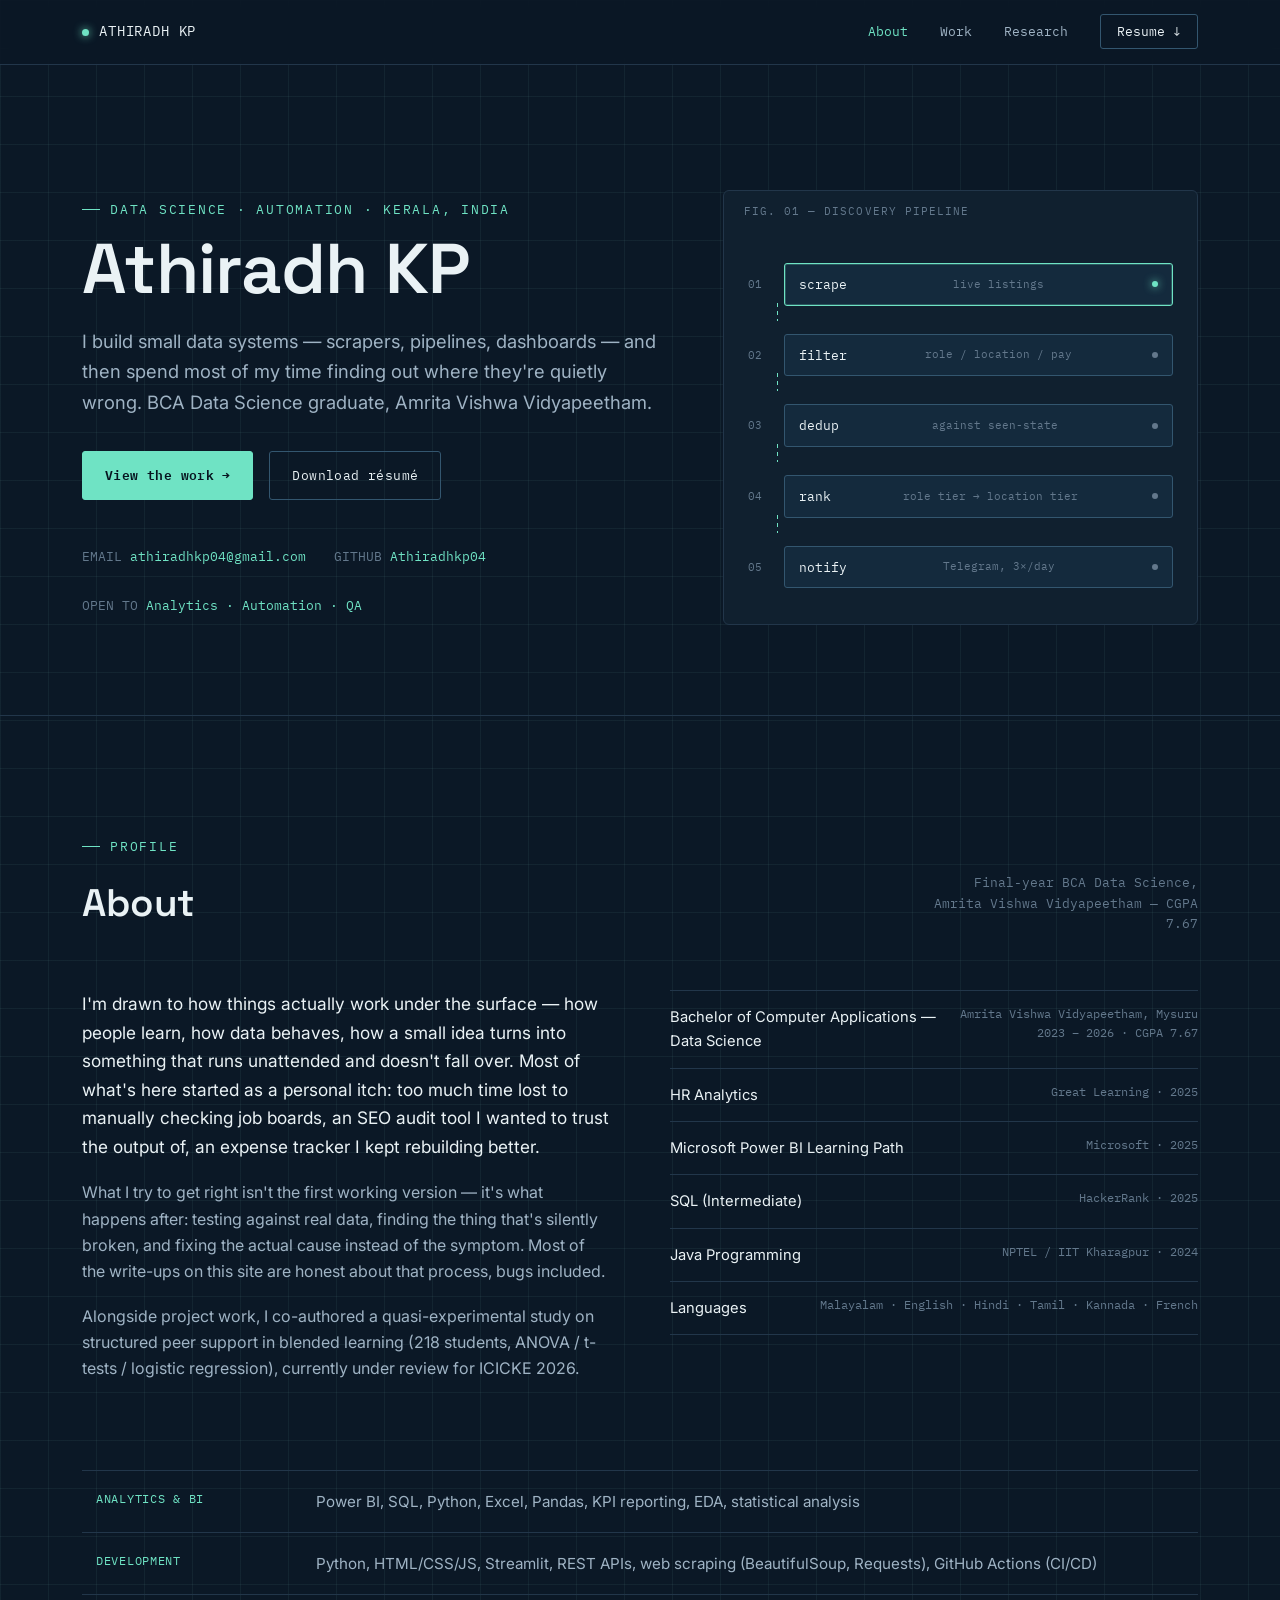
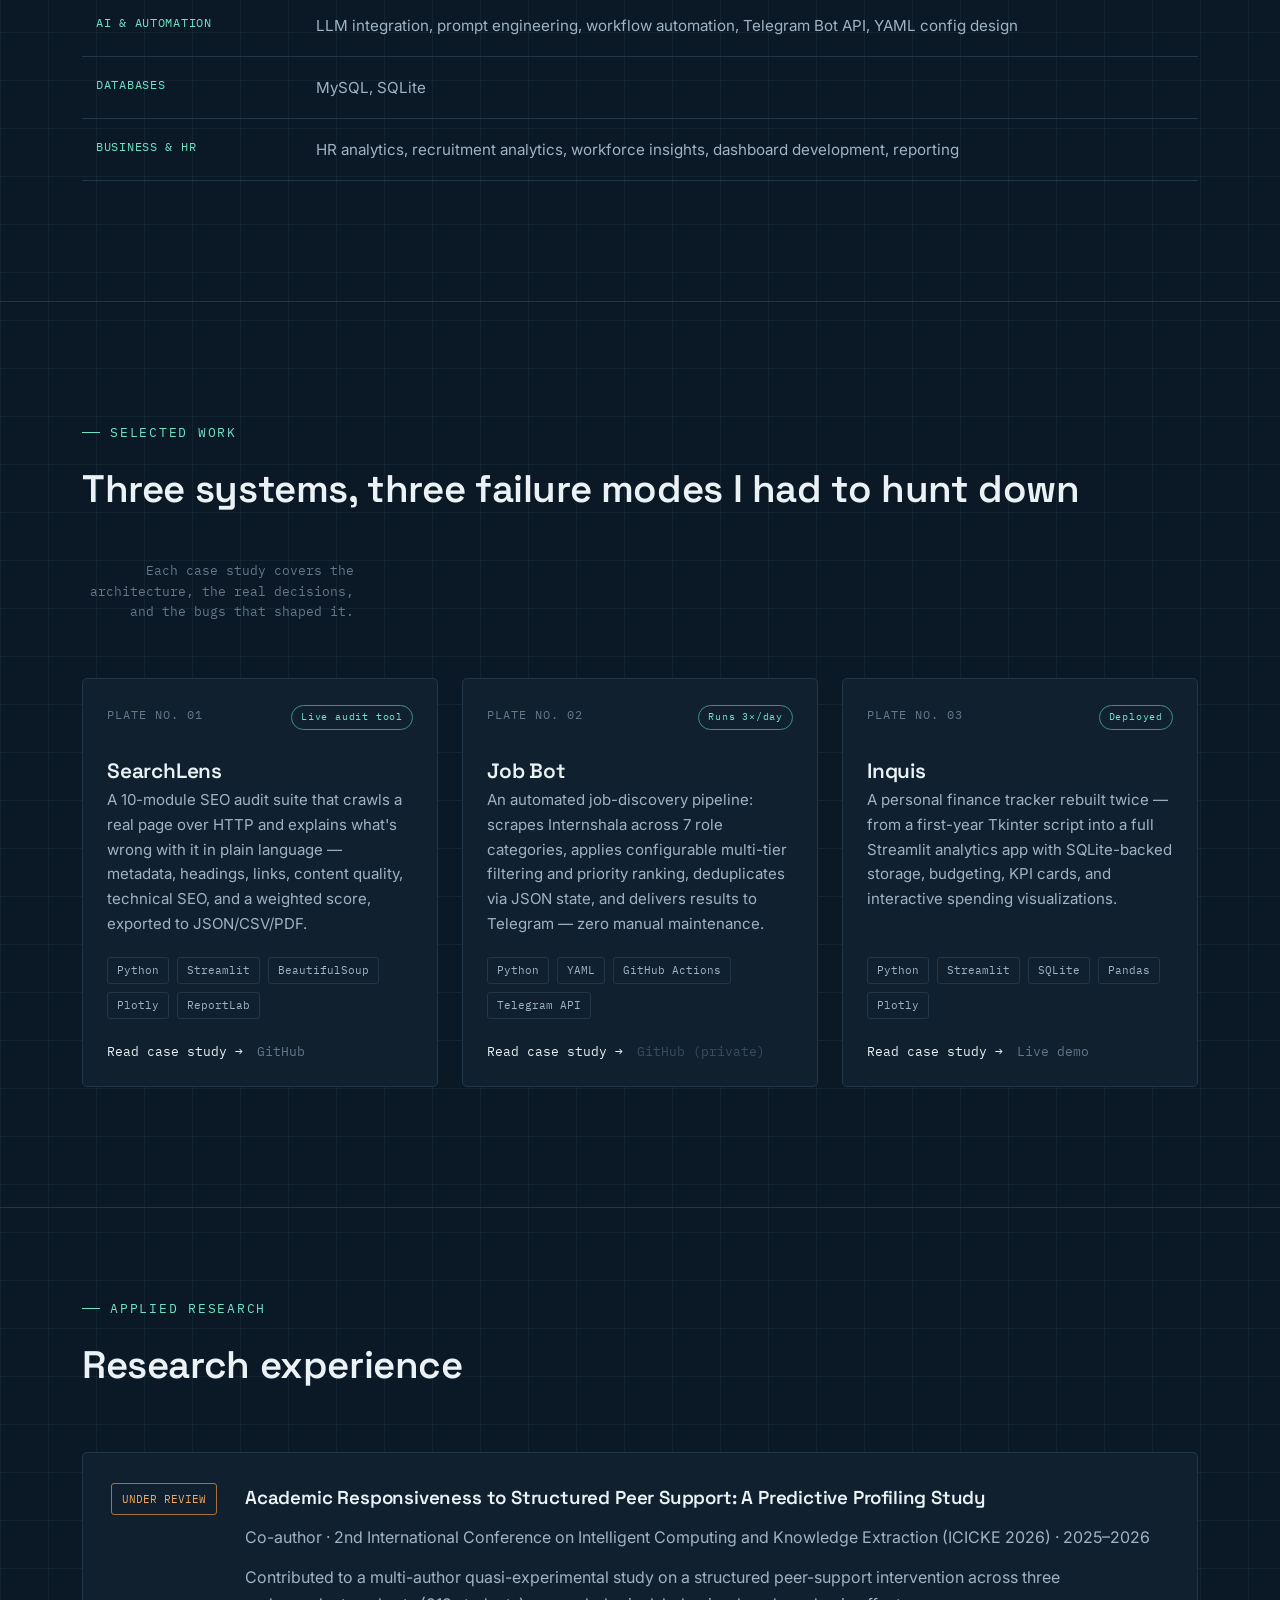
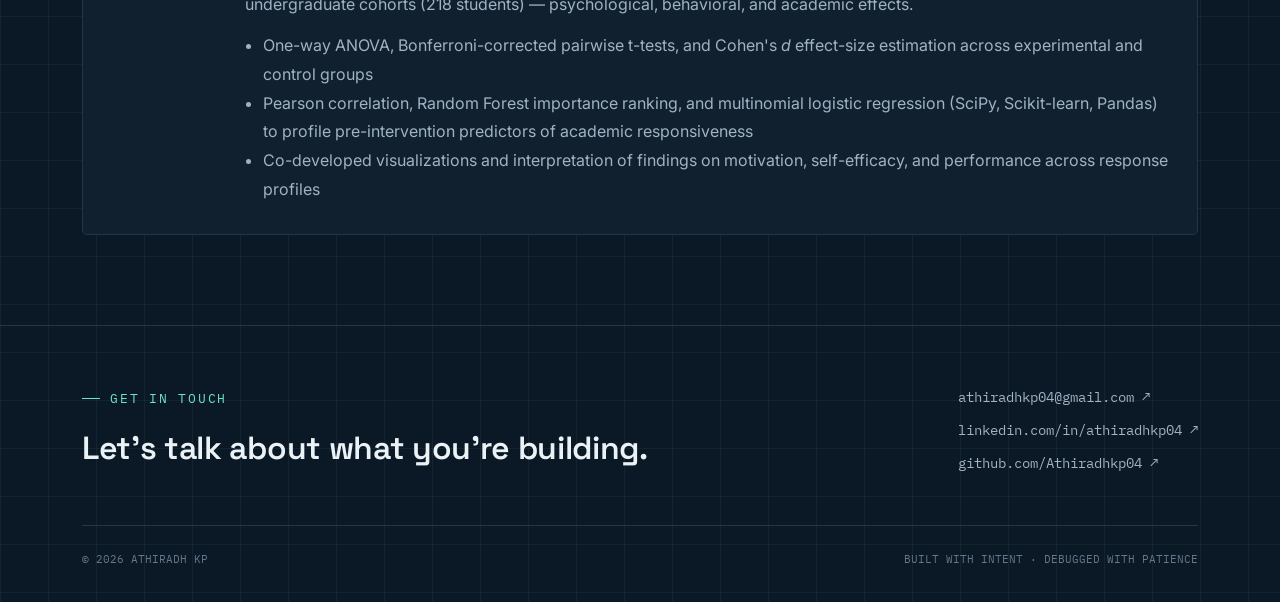
<file: index.html>
<!DOCTYPE html>
<html lang="en">
<head>
<meta charset="UTF-8">
<meta name="viewport" content="width=device-width, initial-scale=1.0">
<title>Athiradh KP — Data &amp; Automation Builder</title>
<meta name="description" content="Portfolio of Athiradh KP — BCA Data Science graduate building analytics tools, automation pipelines, and applied research. Python, SQL, Streamlit, GitHub Actions.">
<link rel="icon" href="data:image/svg+xml,<svg xmlns='http://www.w3.org/2000/svg' viewBox='0 0 100 100'><text y='.9em' font-size='90'>🗺️</text></svg>">
<link rel="preconnect" href="https://fonts.googleapis.com">
<link rel="preconnect" href="https://fonts.gstatic.com" crossorigin>
<link href="https://fonts.googleapis.com/css2?family=Space+Grotesk:wght@500;600;700&family=IBM+Plex+Mono:wght@400;500&family=Inter:wght@400;500;600&display=swap" rel="stylesheet">
<link rel="stylesheet" href="assets/style.css">
</head>
<body>

<nav class="topbar">
  <div class="wrap">
    <a href="#hero" class="brand"><span class="dot"></span> ATHIRADH&nbsp;KP</a>
    <ul class="navlinks">
      <li><a href="#about">About</a></li>
      <li><a href="#work">Work</a></li>
      <li><a href="#research">Research</a></li>
      <li><a href="assets/Athiradh_KP_Resume.pdf" class="cta" target="_blank">Resume ↓</a></li>
    </ul>
  </div>
</nav>

<!-- ============ HERO ============ -->
<section id="hero">
  <div class="wrap hero-grid">
    <div>
      <div class="eyebrow">DATA SCIENCE · AUTOMATION · KERALA, INDIA</div>
      <h1 class="hero-name">Athiradh KP</h1>
      <p class="hero-tagline">I build small data systems — scrapers, pipelines, dashboards — and then spend most of my time finding out where they're quietly wrong. BCA Data Science graduate, Amrita Vishwa Vidyapeetham.</p>
      <div class="hero-actions">
        <a href="#work" class="btn btn-primary">View the work <span class="btn-arrow">→</span></a>
        <a href="assets/Athiradh_KP_Resume.pdf" target="_blank" class="btn btn-ghost">Download résumé</a>
      </div>
      <div class="hero-meta">
        <div>EMAIL <span>athiradhkp04@gmail.com</span></div>
        <div>GITHUB <span>Athiradhkp04</span></div>
        <div>OPEN TO <span>Analytics · Automation · QA</span></div>
      </div>
    </div>

    <div class="schematic reveal">
      <div class="schem-nodes">
        <div class="schem-node active"><span class="idx">01</span><div class="box">scrape<small>&nbsp;live listings</small><span class="dotpulse"></span></div><div class="pipe"></div></div>
        <div class="schem-node"><span class="idx">02</span><div class="box">filter<small>&nbsp;role / location / pay</small><span class="dotpulse"></span></div><div class="pipe"></div></div>
        <div class="schem-node"><span class="idx">03</span><div class="box">dedup<small>&nbsp;against seen-state</small><span class="dotpulse"></span></div><div class="pipe"></div></div>
        <div class="schem-node"><span class="idx">04</span><div class="box">rank<small>&nbsp;role tier → location tier</small><span class="dotpulse"></span></div><div class="pipe"></div></div>
        <div class="schem-node"><span class="idx">05</span><div class="box">notify<small>&nbsp;Telegram, 3×/day</small><span class="dotpulse"></span></div></div>
      </div>
    </div>
  </div>
</section>

<hr class="hair">

<!-- ============ ABOUT ============ -->
<section id="about">
  <div class="wrap">
    <div class="section-head">
      <div>
        <div class="eyebrow">Profile</div>
        <h2>About</h2>
      </div>
      <div class="note">Final-year BCA Data Science, Amrita Vishwa Vidyapeetham — CGPA 7.67</div>
    </div>

    <div class="about-grid">
      <div class="reveal">
        <p>I'm drawn to how things actually work under the surface — how people learn, how data behaves, how a small idea turns into something that runs unattended and doesn't fall over. Most of what's here started as a personal itch: too much time lost to manually checking job boards, an SEO audit tool I wanted to trust the output of, an expense tracker I kept rebuilding better.</p>
        <p>What I try to get right isn't the first working version — it's what happens after: testing against real data, finding the thing that's silently broken, and fixing the actual cause instead of the symptom. Most of the write-ups on this site are honest about that process, bugs included.</p>
        <p>Alongside project work, I co-authored a quasi-experimental study on structured peer support in blended learning (218 students, ANOVA / t-tests / logistic regression), currently under review for ICICKE 2026.</p>
      </div>

      <div class="reveal">
        <div class="credential">
          <div class="name">Bachelor of Computer Applications — Data Science</div>
          <div class="meta">Amrita Vishwa Vidyapeetham, Mysuru<br>2023 – 2026 · CGPA 7.67</div>
        </div>
        <div class="credential">
          <div class="name">HR Analytics</div>
          <div class="meta">Great Learning · 2025</div>
        </div>
        <div class="credential">
          <div class="name">Microsoft Power BI Learning Path</div>
          <div class="meta">Microsoft · 2025</div>
        </div>
        <div class="credential">
          <div class="name">SQL (Intermediate)</div>
          <div class="meta">HackerRank · 2025</div>
        </div>
        <div class="credential">
          <div class="name">Java Programming</div>
          <div class="meta">NPTEL / IIT Kharagpur · 2024</div>
        </div>
        <div class="credential">
          <div class="name">Languages</div>
          <div class="meta">Malayalam · English · Hindi · Tamil · Kannada · French</div>
        </div>
      </div>
    </div>

    <div style="margin-top:70px;">
      <table class="spec-table reveal">
        <tr><td>Analytics &amp; BI</td><td>Power BI, SQL, Python, Excel, Pandas, KPI reporting, EDA, statistical analysis</td></tr>
        <tr><td>Development</td><td>Python, HTML/CSS/JS, Streamlit, REST APIs, web scraping (BeautifulSoup, Requests), GitHub Actions (CI/CD)</td></tr>
        <tr><td>AI &amp; Automation</td><td>LLM integration, prompt engineering, workflow automation, Telegram Bot API, YAML config design</td></tr>
        <tr><td>Databases</td><td>MySQL, SQLite</td></tr>
        <tr><td>Business &amp; HR</td><td>HR analytics, recruitment analytics, workforce insights, dashboard development, reporting</td></tr>
      </table>
    </div>
  </div>
</section>

<hr class="hair">

<!-- ============ WORK ============ -->
<section id="work">
  <div class="wrap">
    <div class="section-head">
      <div>
        <div class="eyebrow">Selected Work</div>
        <h2>Three systems, three failure modes I had to hunt down</h2>
      </div>
      <div class="note">Each case study covers the architecture, the real decisions, and the bugs that shaped it.</div>
    </div>

    <div class="work-grid">

      <div class="plate reveal">
        <div class="plate-head">
          <span class="plate-id">PLATE NO. 01</span>
          <span class="status">Live audit tool</span>
        </div>
        <h3>SearchLens</h3>
        <p>A 10-module SEO audit suite that crawls a real page over HTTP and explains what's wrong with it in plain language — metadata, headings, links, content quality, technical SEO, and a weighted score, exported to JSON/CSV/PDF.</p>
        <div class="tagrow">
          <span class="tag">Python</span><span class="tag">Streamlit</span><span class="tag">BeautifulSoup</span><span class="tag">Plotly</span><span class="tag">ReportLab</span>
        </div>
        <div class="plate-links">
          <a href="work/searchlens.html">Read case study →</a>
          <a class="secondary" href="https://github.com/Athiradhkp04/searchlens" target="_blank">GitHub</a>
        </div>
      </div>

      <div class="plate reveal">
        <div class="plate-head">
          <span class="plate-id">PLATE NO. 02</span>
          <span class="status">Runs 3×/day</span>
        </div>
        <h3>Job Bot</h3>
        <p>An automated job-discovery pipeline: scrapes Internshala across 7 role categories, applies configurable multi-tier filtering and priority ranking, deduplicates via JSON state, and delivers results to Telegram — zero manual maintenance.</p>
        <div class="tagrow">
          <span class="tag">Python</span><span class="tag">YAML</span><span class="tag">GitHub Actions</span><span class="tag">Telegram API</span>
        </div>
        <div class="plate-links">
          <a href="work/jobbot.html">Read case study →</a>
          <a class="secondary" href="#" onclick="return false;" style="cursor:default;opacity:.5;">GitHub (private)</a>
        </div>
      </div>

      <div class="plate reveal">
        <div class="plate-head">
          <span class="plate-id">PLATE NO. 03</span>
          <span class="status">Deployed</span>
        </div>
        <h3>Inquis</h3>
        <p>A personal finance tracker rebuilt twice — from a first-year Tkinter script into a full Streamlit analytics app with SQLite-backed storage, budgeting, KPI cards, and interactive spending visualizations.</p>
        <div class="tagrow">
          <span class="tag">Python</span><span class="tag">Streamlit</span><span class="tag">SQLite</span><span class="tag">Pandas</span><span class="tag">Plotly</span>
        </div>
        <div class="plate-links">
          <a href="work/inquis.html">Read case study →</a>
          <a class="secondary" href="https://inquis-expensetracker.streamlit.app/" target="_blank">Live demo</a>
        </div>
      </div>

    </div>
  </div>
</section>

<hr class="hair">

<!-- ============ RESEARCH ============ -->
<section id="research" class="tight">
  <div class="wrap">
    <div class="section-head">
      <div>
        <div class="eyebrow">Applied Research</div>
        <h2>Research experience</h2>
      </div>
    </div>

    <div class="research-card reveal">
      <span class="badge">UNDER REVIEW</span>
      <div>
        <h3 style="margin-bottom:10px;">Academic Responsiveness to Structured Peer Support: A Predictive Profiling Study</h3>
        <p style="color:var(--text-muted); margin-bottom:14px;">Co-author · 2nd International Conference on Intelligent Computing and Knowledge Extraction (ICICKE 2026) · 2025–2026</p>
        <p style="color:var(--text-muted); margin-bottom:14px;">Contributed to a multi-author quasi-experimental study on a structured peer-support intervention across three undergraduate cohorts (218 students) — psychological, behavioral, and academic effects.</p>
        <ul style="color:var(--text-muted); margin-left:18px; line-height:1.8;">
          <li>One-way ANOVA, Bonferroni-corrected pairwise t-tests, and Cohen's <em>d</em> effect-size estimation across experimental and control groups</li>
          <li>Pearson correlation, Random Forest importance ranking, and multinomial logistic regression (SciPy, Scikit-learn, Pandas) to profile pre-intervention predictors of academic responsiveness</li>
          <li>Co-developed visualizations and interpretation of findings on motivation, self-efficacy, and performance across response profiles</li>
        </ul>
      </div>
    </div>
  </div>
</section>

<!-- ============ FOOTER / CONTACT ============ -->
<footer id="contact">
  <div class="wrap">
    <div class="contact-row">
      <div>
        <div class="eyebrow">Get in touch</div>
        <h2 style="font-size:2rem;">Let's talk about what you're building.</h2>
      </div>
      <div class="contact-links">
        <a href="mailto:athiradhkp04@gmail.com">athiradhkp04@gmail.com ↗</a>
        <a href="https://linkedin.com/in/athiradhkp04" target="_blank">linkedin.com/in/athiradhkp04 ↗</a>
        <a href="https://github.com/Athiradhkp04" target="_blank">github.com/Athiradhkp04 ↗</a>
      </div>
    </div>
    <hr class="hair" style="margin-bottom:24px;">
    <div class="foot-bottom">
      <span>© 2026 ATHIRADH KP</span>
      <span>BUILT WITH INTENT · DEBUGGED WITH PATIENCE</span>
    </div>
  </div>
</footer>

<script src="assets/script.js"></script>
</body>
</html>
</file>
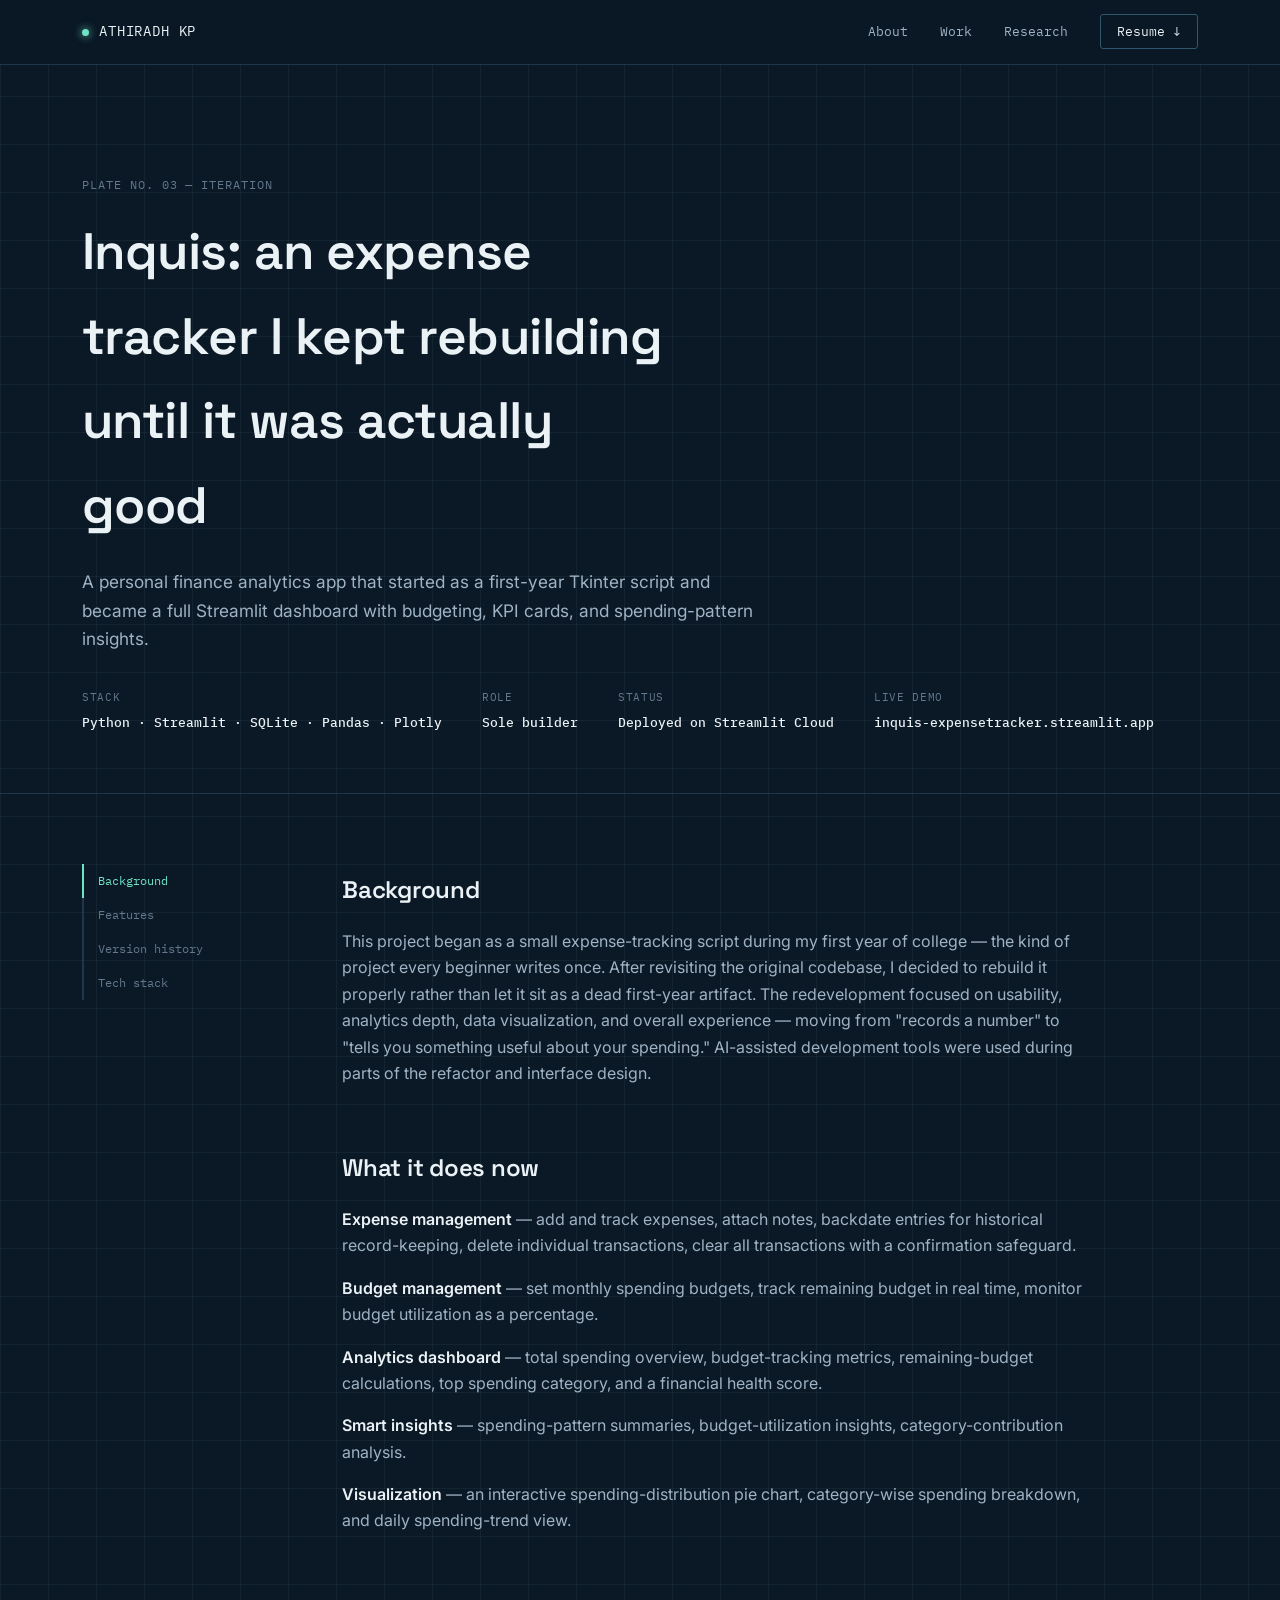
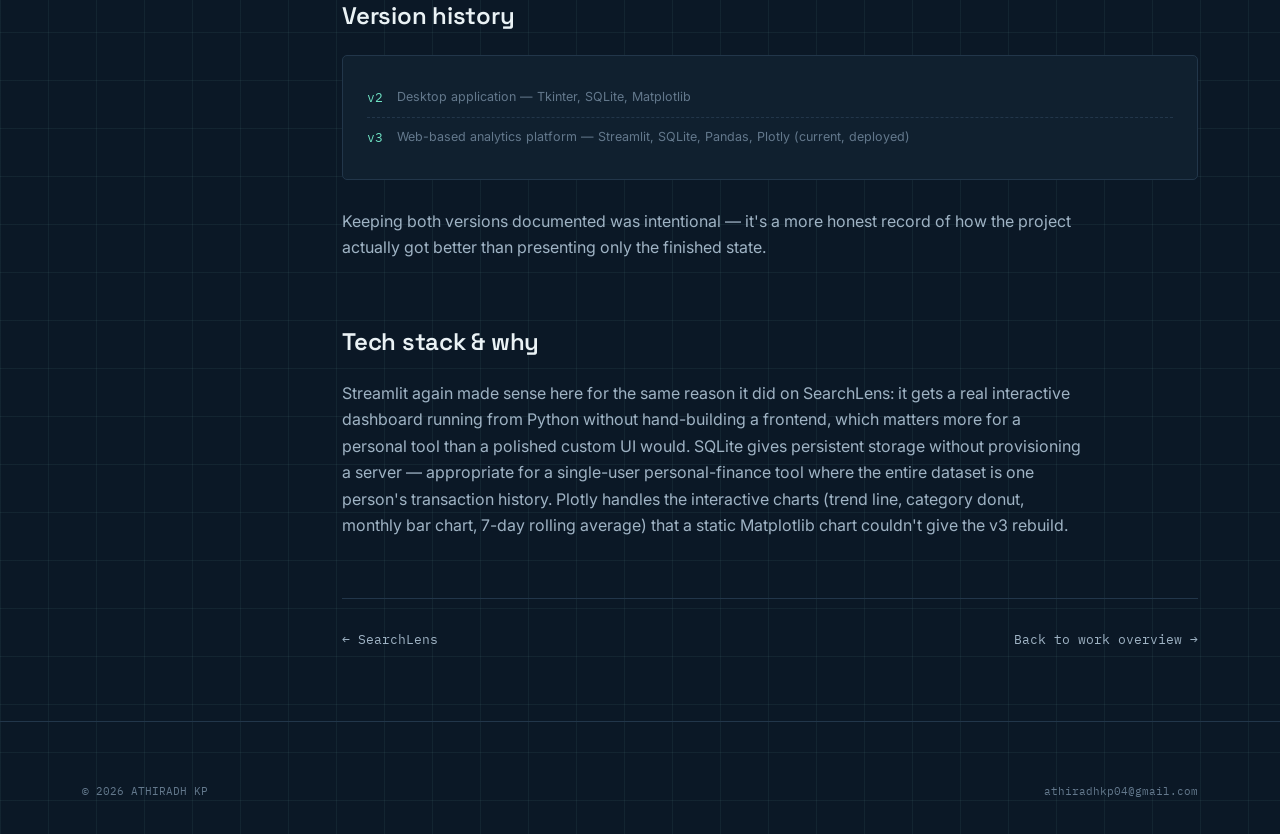
<file: work/inquis.html>
<!DOCTYPE html>
<html lang="en">
<head>
<meta charset="UTF-8">
<meta name="viewport" content="width=device-width, initial-scale=1.0">
<title>Inquis — Case Study | Athiradh KP</title>
<meta name="description" content="A personal finance tracker rebuilt twice — from a first-year Tkinter script to a full Streamlit analytics platform.">
<link rel="icon" href="data:image/svg+xml,<svg xmlns='http://www.w3.org/2000/svg' viewBox='0 0 100 100'><text y='.9em' font-size='90'>🗺️</text></svg>">
<link rel="preconnect" href="https://fonts.googleapis.com">
<link rel="preconnect" href="https://fonts.gstatic.com" crossorigin>
<link href="https://fonts.googleapis.com/css2?family=Space+Grotesk:wght@500;600;700&family=IBM+Plex+Mono:wght@400;500&family=Inter:wght@400;500;600&display=swap" rel="stylesheet">
<link rel="stylesheet" href="../assets/style.css">
</head>
<body>

<nav class="topbar">
  <div class="wrap">
    <a href="../index.html" class="brand"><span class="dot"></span> ATHIRADH&nbsp;KP</a>
    <ul class="navlinks">
      <li><a href="../index.html#about">About</a></li>
      <li><a href="../index.html#work">Work</a></li>
      <li><a href="../index.html#research">Research</a></li>
      <li><a href="../assets/Athiradh_KP_Resume.pdf" class="cta" target="_blank">Resume ↓</a></li>
    </ul>
  </div>
</nav>

<section class="case-hero">
  <div class="wrap">
    <span class="plate-id">PLATE NO. 03 — ITERATION</span>
    <h1>Inquis: an expense tracker I kept rebuilding until it was actually good</h1>
    <p class="lede">A personal finance analytics app that started as a first-year Tkinter script and became a full Streamlit dashboard with budgeting, KPI cards, and spending-pattern insights.</p>
    <div class="case-meta-row">
      <div><span>Stack</span><strong>Python · Streamlit · SQLite · Pandas · Plotly</strong></div>
      <div><span>Role</span><strong>Sole builder</strong></div>
      <div><span>Status</span><strong>Deployed on Streamlit Cloud</strong></div>
      <div><span>Live demo</span><strong>inquis-expensetracker.streamlit.app</strong></div>
    </div>
  </div>
</section>

<section class="case-body">
  <div class="wrap case-layout">

    <nav class="case-toc">
      <a href="#background">Background</a>
      <a href="#features">Features</a>
      <a href="#versions">Version history</a>
      <a href="#stack">Tech stack</a>
    </nav>

    <div class="case-copy">

      <h2 id="background">Background</h2>
      <p>This project began as a small expense-tracking script during my first year of college — the kind of project every beginner writes once. After revisiting the original codebase, I decided to rebuild it properly rather than let it sit as a dead first-year artifact. The redevelopment focused on usability, analytics depth, data visualization, and overall experience — moving from "records a number" to "tells you something useful about your spending." AI-assisted development tools were used during parts of the refactor and interface design.</p>

      <h2 id="features">What it does now</h2>
      <p><strong>Expense management</strong> — add and track expenses, attach notes, backdate entries for historical record-keeping, delete individual transactions, clear all transactions with a confirmation safeguard.</p>
      <p><strong>Budget management</strong> — set monthly spending budgets, track remaining budget in real time, monitor budget utilization as a percentage.</p>
      <p><strong>Analytics dashboard</strong> — total spending overview, budget-tracking metrics, remaining-budget calculations, top spending category, and a financial health score.</p>
      <p><strong>Smart insights</strong> — spending-pattern summaries, budget-utilization insights, category-contribution analysis.</p>
      <p><strong>Visualization</strong> — an interactive spending-distribution pie chart, category-wise spending breakdown, and daily spending-trend view.</p>

      <h2 id="versions">Version history</h2>
      <div class="diagram-list">
        <div><span class="arrow">v2</span> <span class="desc">Desktop application — Tkinter, SQLite, Matplotlib</span></div>
        <div><span class="arrow">v3</span> <span class="desc">Web-based analytics platform — Streamlit, SQLite, Pandas, Plotly (current, deployed)</span></div>
      </div>
      <p>Keeping both versions documented was intentional — it's a more honest record of how the project actually got better than presenting only the finished state.</p>

      <h2 id="stack">Tech stack &amp; why</h2>
      <p>Streamlit again made sense here for the same reason it did on SearchLens: it gets a real interactive dashboard running from Python without hand-building a frontend, which matters more for a personal tool than a polished custom UI would. SQLite gives persistent storage without provisioning a server — appropriate for a single-user personal-finance tool where the entire dataset is one person's transaction history. Plotly handles the interactive charts (trend line, category donut, monthly bar chart, 7-day rolling average) that a static Matplotlib chart couldn't give the v3 rebuild.</p>

      <div class="case-nav">
        <a href="searchlens.html">← SearchLens</a>
        <a href="../index.html#work">Back to work overview →</a>
      </div>

    </div>
  </div>
</section>

<footer>
  <div class="wrap foot-bottom">
    <span>© 2026 ATHIRADH KP</span>
    <a href="mailto:athiradhkp04@gmail.com">athiradhkp04@gmail.com</a>
  </div>
</footer>

<script src="../assets/script.js"></script>
</body>
</html>
</file>
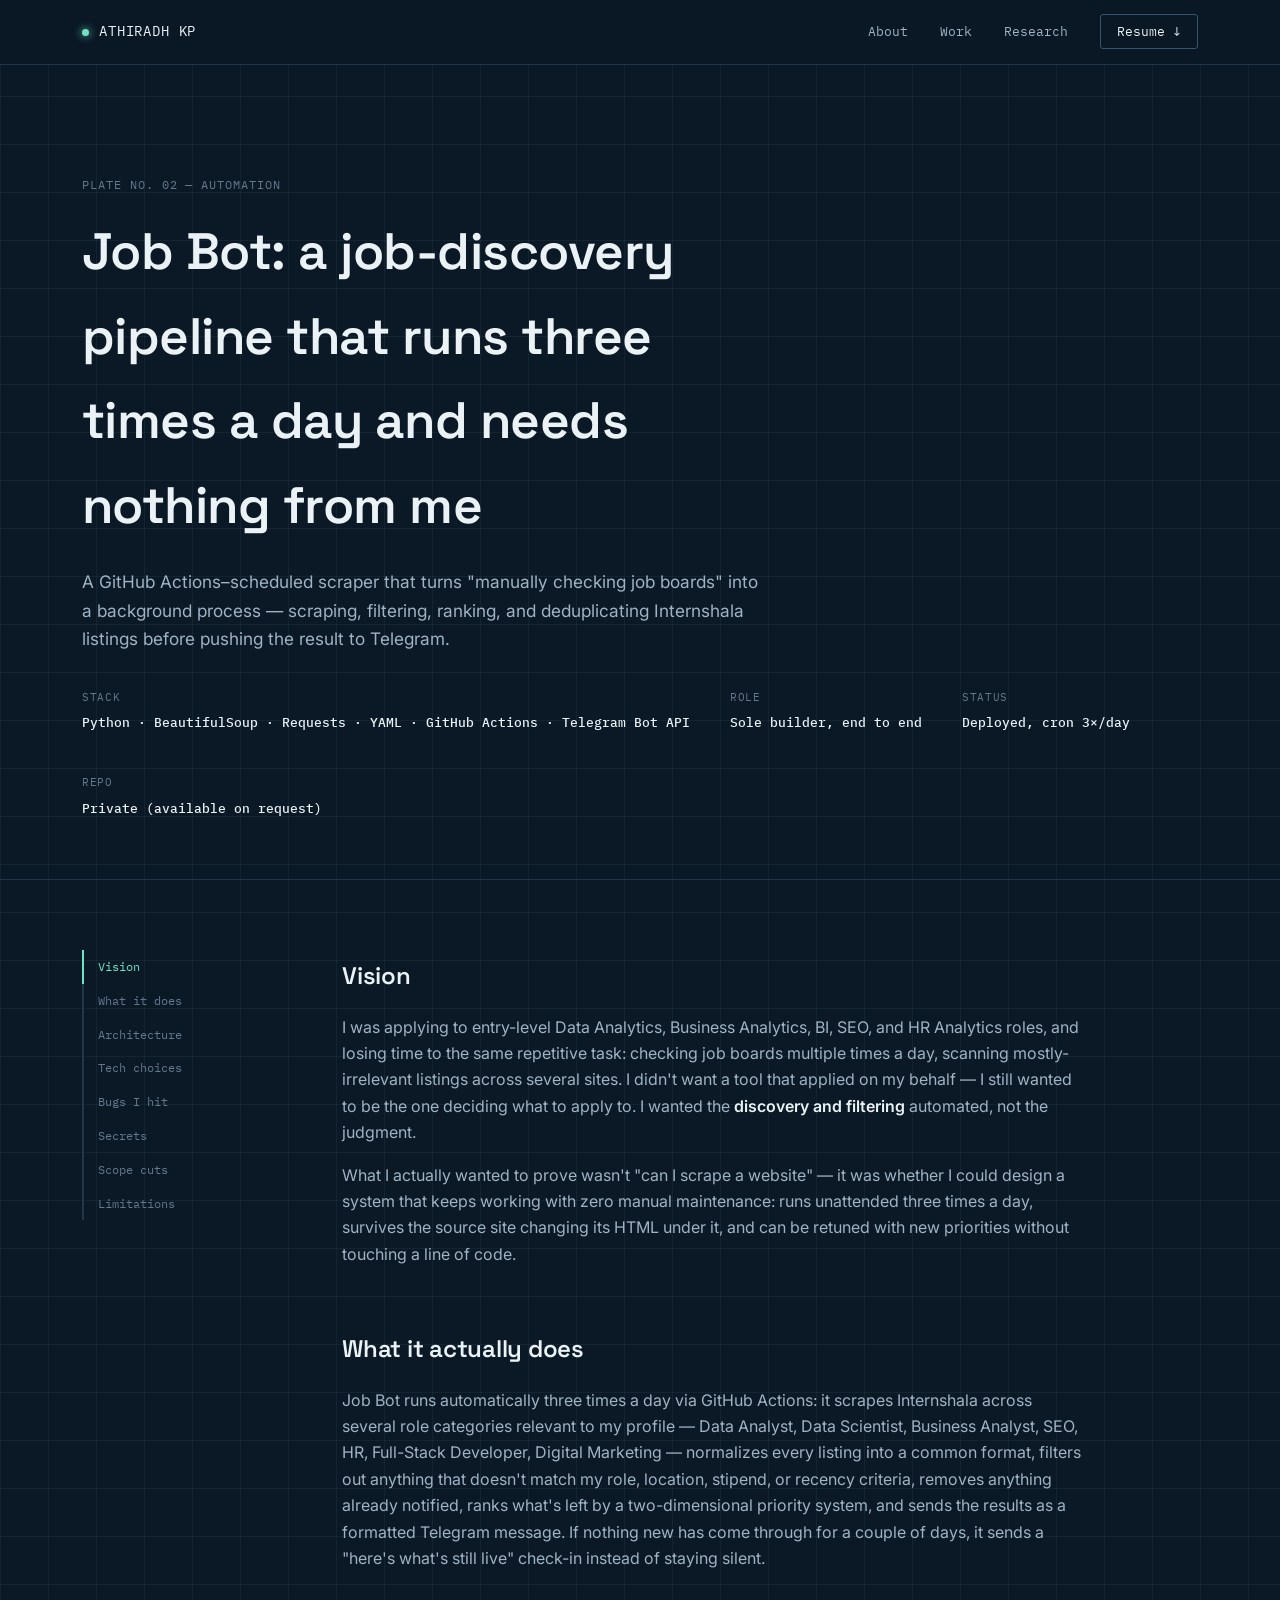
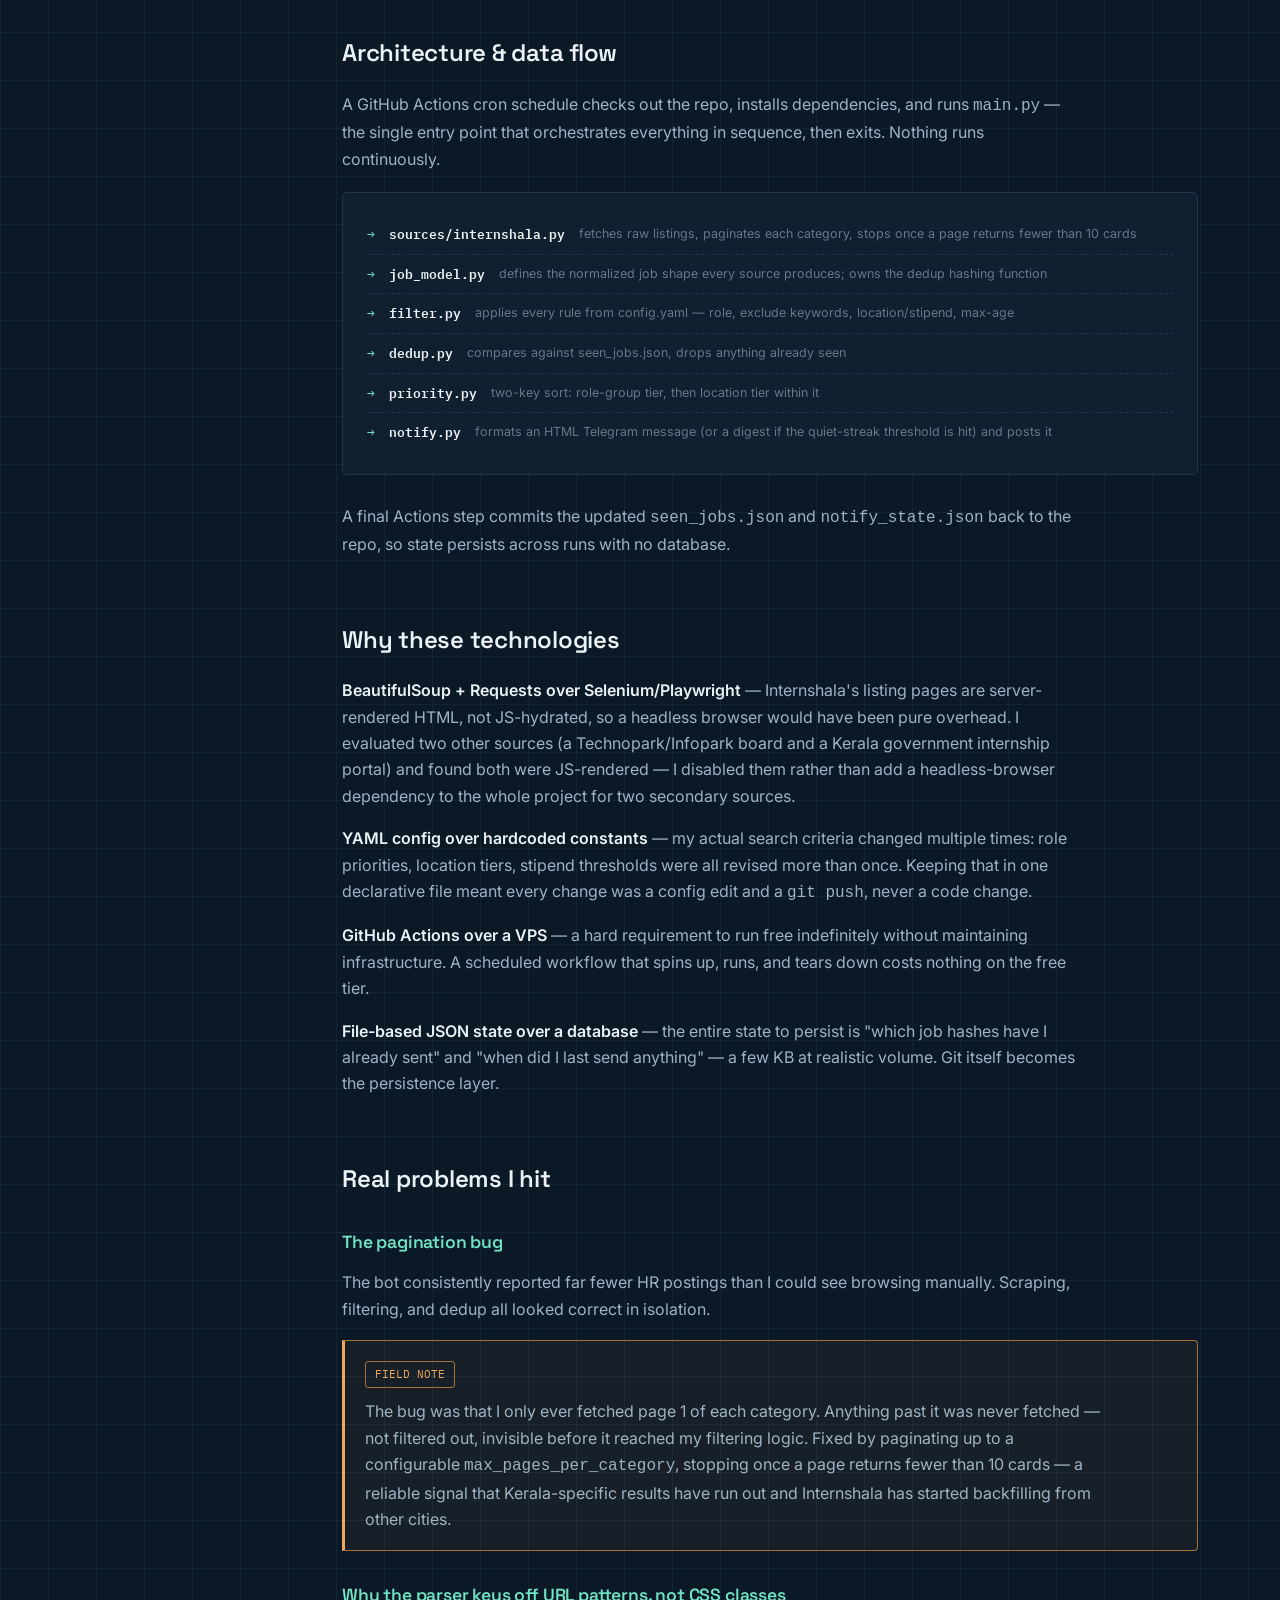
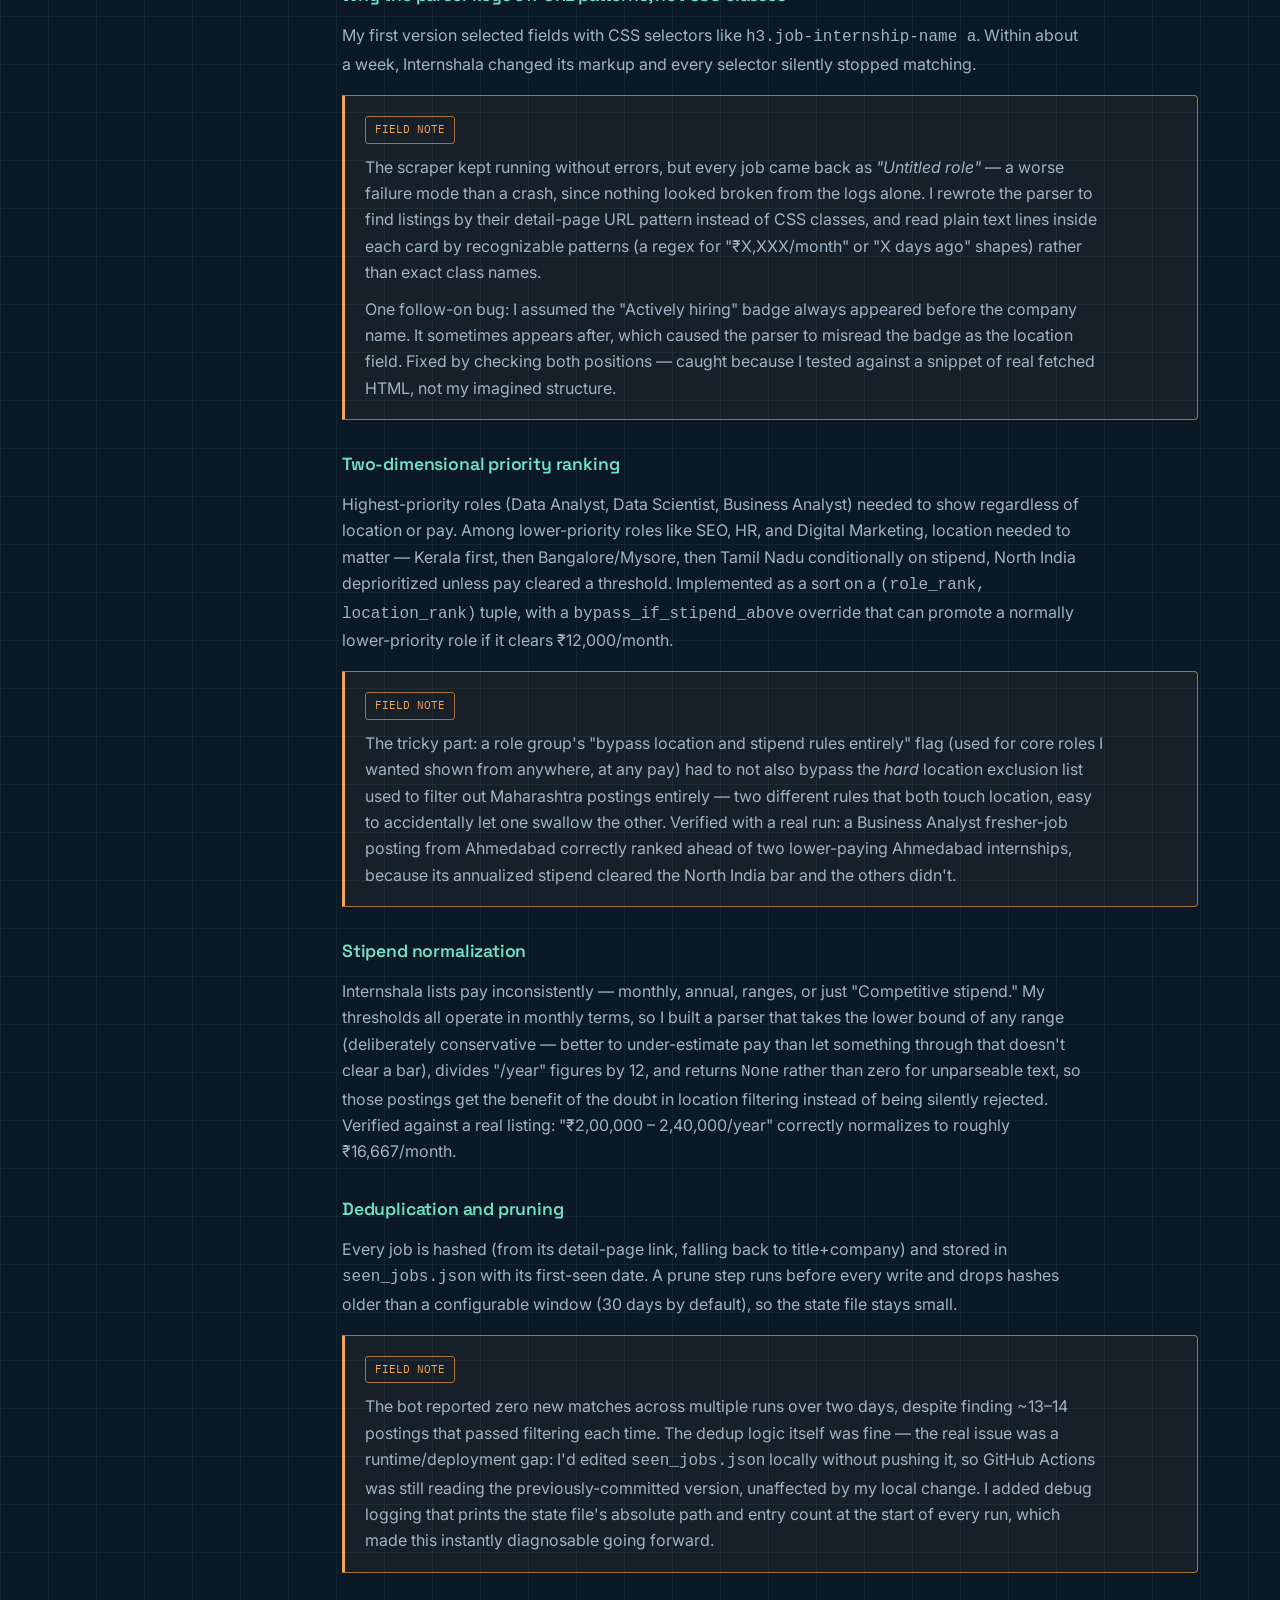
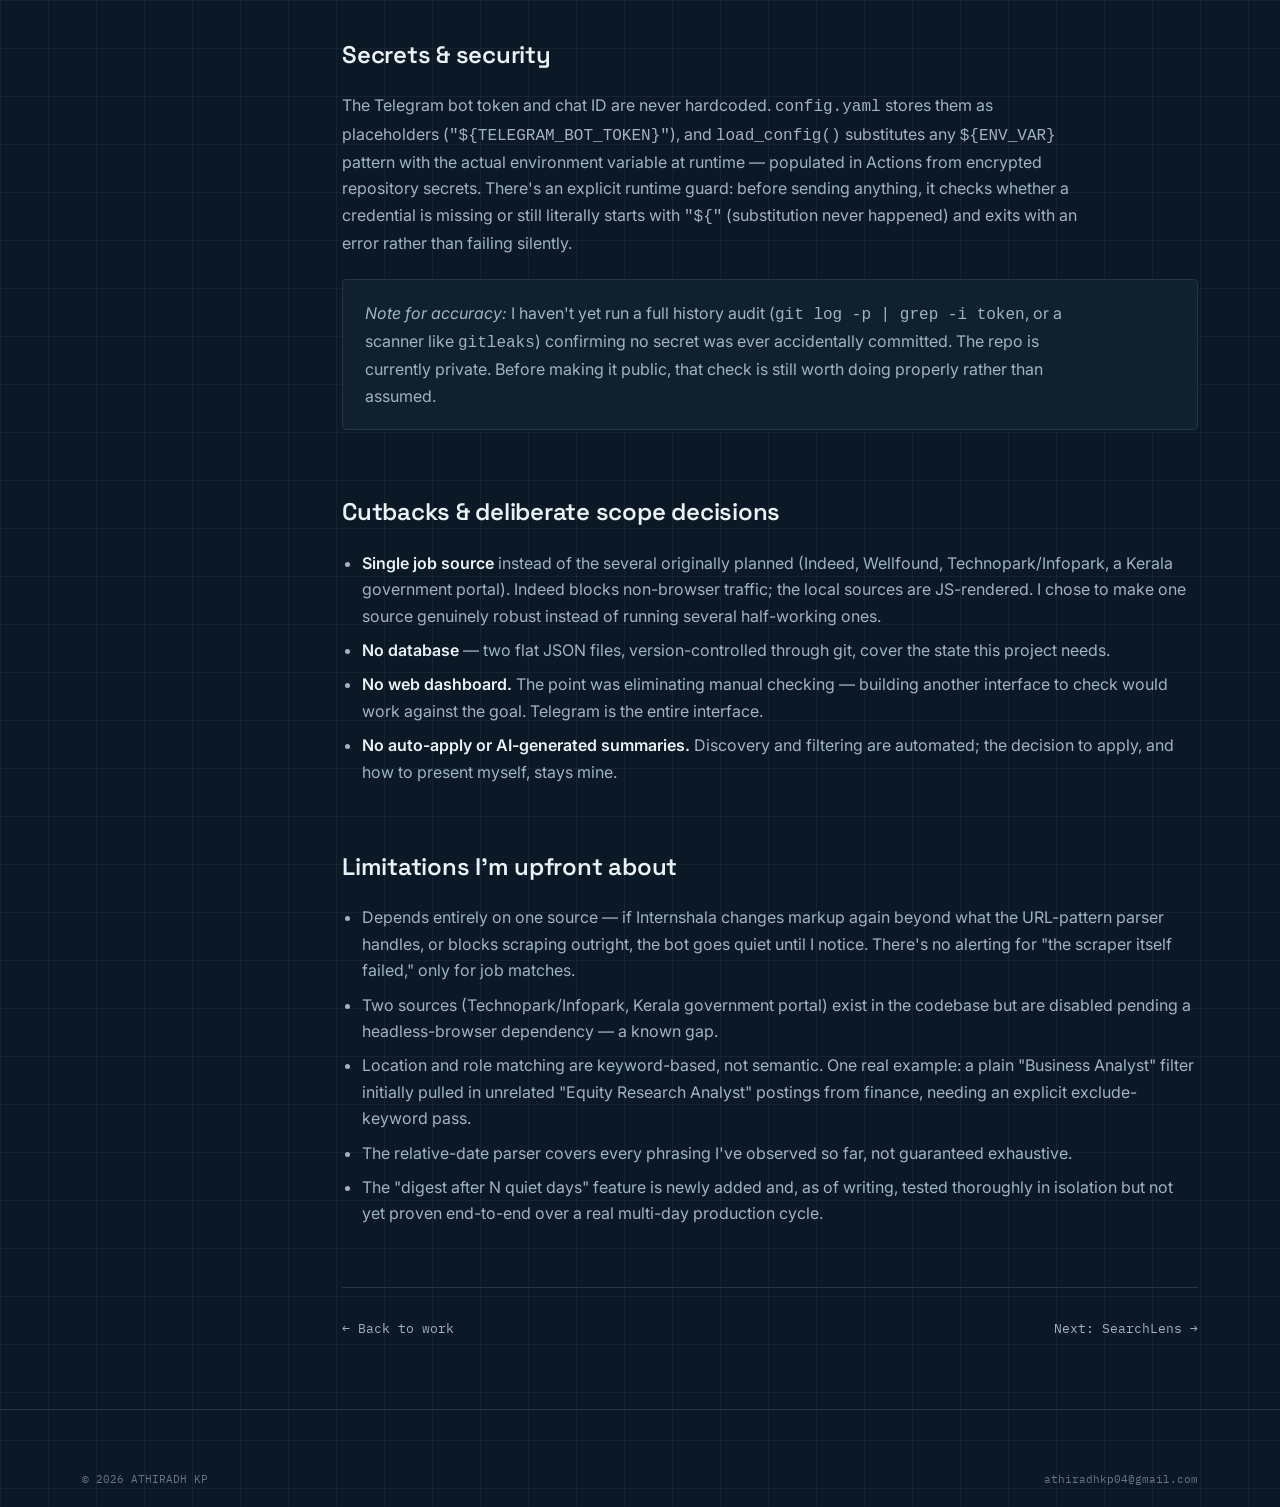
<file: work/jobbot.html>
<!DOCTYPE html>
<html lang="en">
<head>
<meta charset="UTF-8">
<meta name="viewport" content="width=device-width, initial-scale=1.0">
<title>Job Bot — Case Study | Athiradh KP</title>
<meta name="description" content="How I built an automated job-discovery pipeline: pagination bugs, resilient scraping, and a two-dimensional priority ranking engine.">
<link rel="icon" href="data:image/svg+xml,<svg xmlns='http://www.w3.org/2000/svg' viewBox='0 0 100 100'><text y='.9em' font-size='90'>🗺️</text></svg>">
<link rel="preconnect" href="https://fonts.googleapis.com">
<link rel="preconnect" href="https://fonts.gstatic.com" crossorigin>
<link href="https://fonts.googleapis.com/css2?family=Space+Grotesk:wght@500;600;700&family=IBM+Plex+Mono:wght@400;500&family=Inter:wght@400;500;600&display=swap" rel="stylesheet">
<link rel="stylesheet" href="../assets/style.css">
</head>
<body>

<nav class="topbar">
  <div class="wrap">
    <a href="../index.html" class="brand"><span class="dot"></span> ATHIRADH&nbsp;KP</a>
    <ul class="navlinks">
      <li><a href="../index.html#about">About</a></li>
      <li><a href="../index.html#work">Work</a></li>
      <li><a href="../index.html#research">Research</a></li>
      <li><a href="../assets/Athiradh_KP_Resume.pdf" class="cta" target="_blank">Resume ↓</a></li>
    </ul>
  </div>
</nav>

<section class="case-hero">
  <div class="wrap">
    <span class="plate-id">PLATE NO. 02 — AUTOMATION</span>
    <h1>Job Bot: a job-discovery pipeline that runs three times a day and needs nothing from me</h1>
    <p class="lede">A GitHub Actions–scheduled scraper that turns "manually checking job boards" into a background process — scraping, filtering, ranking, and deduplicating Internshala listings before pushing the result to Telegram.</p>
    <div class="case-meta-row">
      <div><span>Stack</span><strong>Python · BeautifulSoup · Requests · YAML · GitHub Actions · Telegram Bot API</strong></div>
      <div><span>Role</span><strong>Sole builder, end to end</strong></div>
      <div><span>Status</span><strong>Deployed, cron 3×/day</strong></div>
      <div><span>Repo</span><strong>Private (available on request)</strong></div>
    </div>
  </div>
</section>

<section class="case-body">
  <div class="wrap case-layout">

    <nav class="case-toc">
      <a href="#vision">Vision</a>
      <a href="#what">What it does</a>
      <a href="#architecture">Architecture</a>
      <a href="#tech">Tech choices</a>
      <a href="#bugs">Bugs I hit</a>
      <a href="#security">Secrets</a>
      <a href="#scope">Scope cuts</a>
      <a href="#limits">Limitations</a>
    </nav>

    <div class="case-copy">

      <h2 id="vision">Vision</h2>
      <p>I was applying to entry-level Data Analytics, Business Analytics, BI, SEO, and HR Analytics roles, and losing time to the same repetitive task: checking job boards multiple times a day, scanning mostly-irrelevant listings across several sites. I didn't want a tool that applied on my behalf — I still wanted to be the one deciding what to apply to. I wanted the <strong>discovery and filtering</strong> automated, not the judgment.</p>
      <p>What I actually wanted to prove wasn't "can I scrape a website" — it was whether I could design a system that keeps working with zero manual maintenance: runs unattended three times a day, survives the source site changing its HTML under it, and can be retuned with new priorities without touching a line of code.</p>

      <h2 id="what">What it actually does</h2>
      <p>Job Bot runs automatically three times a day via GitHub Actions: it scrapes Internshala across several role categories relevant to my profile — Data Analyst, Data Scientist, Business Analyst, SEO, HR, Full-Stack Developer, Digital Marketing — normalizes every listing into a common format, filters out anything that doesn't match my role, location, stipend, or recency criteria, removes anything already notified, ranks what's left by a two-dimensional priority system, and sends the results as a formatted Telegram message. If nothing new has come through for a couple of days, it sends a "here's what's still live" check-in instead of staying silent.</p>

      <h2 id="architecture">Architecture &amp; data flow</h2>
      <p>A GitHub Actions cron schedule checks out the repo, installs dependencies, and runs <code>main.py</code> — the single entry point that orchestrates everything in sequence, then exits. Nothing runs continuously.</p>
      <div class="diagram-list">
        <div><span class="arrow">→</span> <strong>sources/internshala.py</strong><span class="desc">fetches raw listings, paginates each category, stops once a page returns fewer than 10 cards</span></div>
        <div><span class="arrow">→</span> <strong>job_model.py</strong><span class="desc">defines the normalized job shape every source produces; owns the dedup hashing function</span></div>
        <div><span class="arrow">→</span> <strong>filter.py</strong><span class="desc">applies every rule from config.yaml — role, exclude keywords, location/stipend, max-age</span></div>
        <div><span class="arrow">→</span> <strong>dedup.py</strong><span class="desc">compares against seen_jobs.json, drops anything already seen</span></div>
        <div><span class="arrow">→</span> <strong>priority.py</strong><span class="desc">two-key sort: role-group tier, then location tier within it</span></div>
        <div><span class="arrow">→</span> <strong>notify.py</strong><span class="desc">formats an HTML Telegram message (or a digest if the quiet-streak threshold is hit) and posts it</span></div>
      </div>
      <p>A final Actions step commits the updated <code>seen_jobs.json</code> and <code>notify_state.json</code> back to the repo, so state persists across runs with no database.</p>

      <h2 id="tech">Why these technologies</h2>
      <p><strong>BeautifulSoup + Requests over Selenium/Playwright</strong> — Internshala's listing pages are server-rendered HTML, not JS-hydrated, so a headless browser would have been pure overhead. I evaluated two other sources (a Technopark/Infopark board and a Kerala government internship portal) and found both were JS-rendered — I disabled them rather than add a headless-browser dependency to the whole project for two secondary sources.</p>
      <p><strong>YAML config over hardcoded constants</strong> — my actual search criteria changed multiple times: role priorities, location tiers, stipend thresholds were all revised more than once. Keeping that in one declarative file meant every change was a config edit and a <code>git push</code>, never a code change.</p>
      <p><strong>GitHub Actions over a VPS</strong> — a hard requirement to run free indefinitely without maintaining infrastructure. A scheduled workflow that spins up, runs, and tears down costs nothing on the free tier.</p>
      <p><strong>File-based JSON state over a database</strong> — the entire state to persist is "which job hashes have I already sent" and "when did I last send anything" — a few KB at realistic volume. Git itself becomes the persistence layer.</p>

      <h2 id="bugs">Real problems I hit</h2>

      <h3>The pagination bug</h3>
      <p>The bot consistently reported far fewer HR postings than I could see browsing manually. Scraping, filtering, and dedup all looked correct in isolation.</p>
      <div class="fieldnote">
        <span class="tag">FIELD NOTE</span>
        <p>The bug was that I only ever fetched page 1 of each category. Anything past it was never fetched — not filtered out, invisible before it reached my filtering logic. Fixed by paginating up to a configurable <code>max_pages_per_category</code>, stopping once a page returns fewer than 10 cards — a reliable signal that Kerala-specific results have run out and Internshala has started backfilling from other cities.</p>
      </div>

      <h3>Why the parser keys off URL patterns, not CSS classes</h3>
      <p>My first version selected fields with CSS selectors like <code>h3.job-internship-name a</code>. Within about a week, Internshala changed its markup and every selector silently stopped matching.</p>
      <div class="fieldnote">
        <span class="tag">FIELD NOTE</span>
        <p>The scraper kept running without errors, but every job came back as <em>"Untitled role"</em> — a worse failure mode than a crash, since nothing looked broken from the logs alone. I rewrote the parser to find listings by their detail-page URL pattern instead of CSS classes, and read plain text lines inside each card by recognizable patterns (a regex for "₹X,XXX/month" or "X days ago" shapes) rather than exact class names.</p>
        <p>One follow-on bug: I assumed the "Actively hiring" badge always appeared before the company name. It sometimes appears after, which caused the parser to misread the badge as the location field. Fixed by checking both positions — caught because I tested against a snippet of real fetched HTML, not my imagined structure.</p>
      </div>

      <h3>Two-dimensional priority ranking</h3>
      <p>Highest-priority roles (Data Analyst, Data Scientist, Business Analyst) needed to show regardless of location or pay. Among lower-priority roles like SEO, HR, and Digital Marketing, location needed to matter — Kerala first, then Bangalore/Mysore, then Tamil Nadu conditionally on stipend, North India deprioritized unless pay cleared a threshold. Implemented as a sort on a <code>(role_rank, location_rank)</code> tuple, with a <code>bypass_if_stipend_above</code> override that can promote a normally lower-priority role if it clears ₹12,000/month.</p>
      <div class="fieldnote">
        <span class="tag">FIELD NOTE</span>
        <p>The tricky part: a role group's "bypass location and stipend rules entirely" flag (used for core roles I wanted shown from anywhere, at any pay) had to not also bypass the <em>hard</em> location exclusion list used to filter out Maharashtra postings entirely — two different rules that both touch location, easy to accidentally let one swallow the other. Verified with a real run: a Business Analyst fresher-job posting from Ahmedabad correctly ranked ahead of two lower-paying Ahmedabad internships, because its annualized stipend cleared the North India bar and the others didn't.</p>
      </div>

      <h3>Stipend normalization</h3>
      <p>Internshala lists pay inconsistently — monthly, annual, ranges, or just "Competitive stipend." My thresholds all operate in monthly terms, so I built a parser that takes the lower bound of any range (deliberately conservative — better to under-estimate pay than let something through that doesn't clear a bar), divides "/year" figures by 12, and returns <code>None</code> rather than zero for unparseable text, so those postings get the benefit of the doubt in location filtering instead of being silently rejected. Verified against a real listing: "₹2,00,000 – 2,40,000/year" correctly normalizes to roughly ₹16,667/month.</p>

      <h3>Deduplication and pruning</h3>
      <p>Every job is hashed (from its detail-page link, falling back to title+company) and stored in <code>seen_jobs.json</code> with its first-seen date. A prune step runs before every write and drops hashes older than a configurable window (30 days by default), so the state file stays small.</p>
      <div class="fieldnote">
        <span class="tag">FIELD NOTE</span>
        <p>The bot reported zero new matches across multiple runs over two days, despite finding ~13–14 postings that passed filtering each time. The dedup logic itself was fine — the real issue was a runtime/deployment gap: I'd edited <code>seen_jobs.json</code> locally without pushing it, so GitHub Actions was still reading the previously-committed version, unaffected by my local change. I added debug logging that prints the state file's absolute path and entry count at the start of every run, which made this instantly diagnosable going forward.</p>
      </div>

      <h2 id="security">Secrets &amp; security</h2>
      <p>The Telegram bot token and chat ID are never hardcoded. <code>config.yaml</code> stores them as placeholders (<code>"${TELEGRAM_BOT_TOKEN}"</code>), and <code>load_config()</code> substitutes any <code>${ENV_VAR}</code> pattern with the actual environment variable at runtime — populated in Actions from encrypted repository secrets. There's an explicit runtime guard: before sending anything, it checks whether a credential is missing or still literally starts with <code>"${"</code> (substitution never happened) and exits with an error rather than failing silently.</p>
      <div class="callout">
        <p><em>Note for accuracy:</em> I haven't yet run a full history audit (<code>git log -p | grep -i token</code>, or a scanner like <code>gitleaks</code>) confirming no secret was ever accidentally committed. The repo is currently private. Before making it public, that check is still worth doing properly rather than assumed.</p>
      </div>

      <h2 id="scope">Cutbacks &amp; deliberate scope decisions</h2>
      <ul>
        <li><strong>Single job source</strong> instead of the several originally planned (Indeed, Wellfound, Technopark/Infopark, a Kerala government portal). Indeed blocks non-browser traffic; the local sources are JS-rendered. I chose to make one source genuinely robust instead of running several half-working ones.</li>
        <li><strong>No database</strong> — two flat JSON files, version-controlled through git, cover the state this project needs.</li>
        <li><strong>No web dashboard.</strong> The point was eliminating manual checking — building another interface to check would work against the goal. Telegram is the entire interface.</li>
        <li><strong>No auto-apply or AI-generated summaries.</strong> Discovery and filtering are automated; the decision to apply, and how to present myself, stays mine.</li>
      </ul>

      <h2 id="limits">Limitations I'm upfront about</h2>
      <ul>
        <li>Depends entirely on one source — if Internshala changes markup again beyond what the URL-pattern parser handles, or blocks scraping outright, the bot goes quiet until I notice. There's no alerting for "the scraper itself failed," only for job matches.</li>
        <li>Two sources (Technopark/Infopark, Kerala government portal) exist in the codebase but are disabled pending a headless-browser dependency — a known gap.</li>
        <li>Location and role matching are keyword-based, not semantic. One real example: a plain "Business Analyst" filter initially pulled in unrelated "Equity Research Analyst" postings from finance, needing an explicit exclude-keyword pass.</li>
        <li>The relative-date parser covers every phrasing I've observed so far, not guaranteed exhaustive.</li>
        <li>The "digest after N quiet days" feature is newly added and, as of writing, tested thoroughly in isolation but not yet proven end-to-end over a real multi-day production cycle.</li>
      </ul>

      <div class="case-nav">
        <a href="../index.html#work">← Back to work</a>
        <a href="searchlens.html">Next: SearchLens →</a>
      </div>

    </div>
  </div>
</section>

<footer>
  <div class="wrap foot-bottom">
    <span>© 2026 ATHIRADH KP</span>
    <a href="mailto:athiradhkp04@gmail.com">athiradhkp04@gmail.com</a>
  </div>
</footer>

<script src="../assets/script.js"></script>
</body>
</html>
</file>
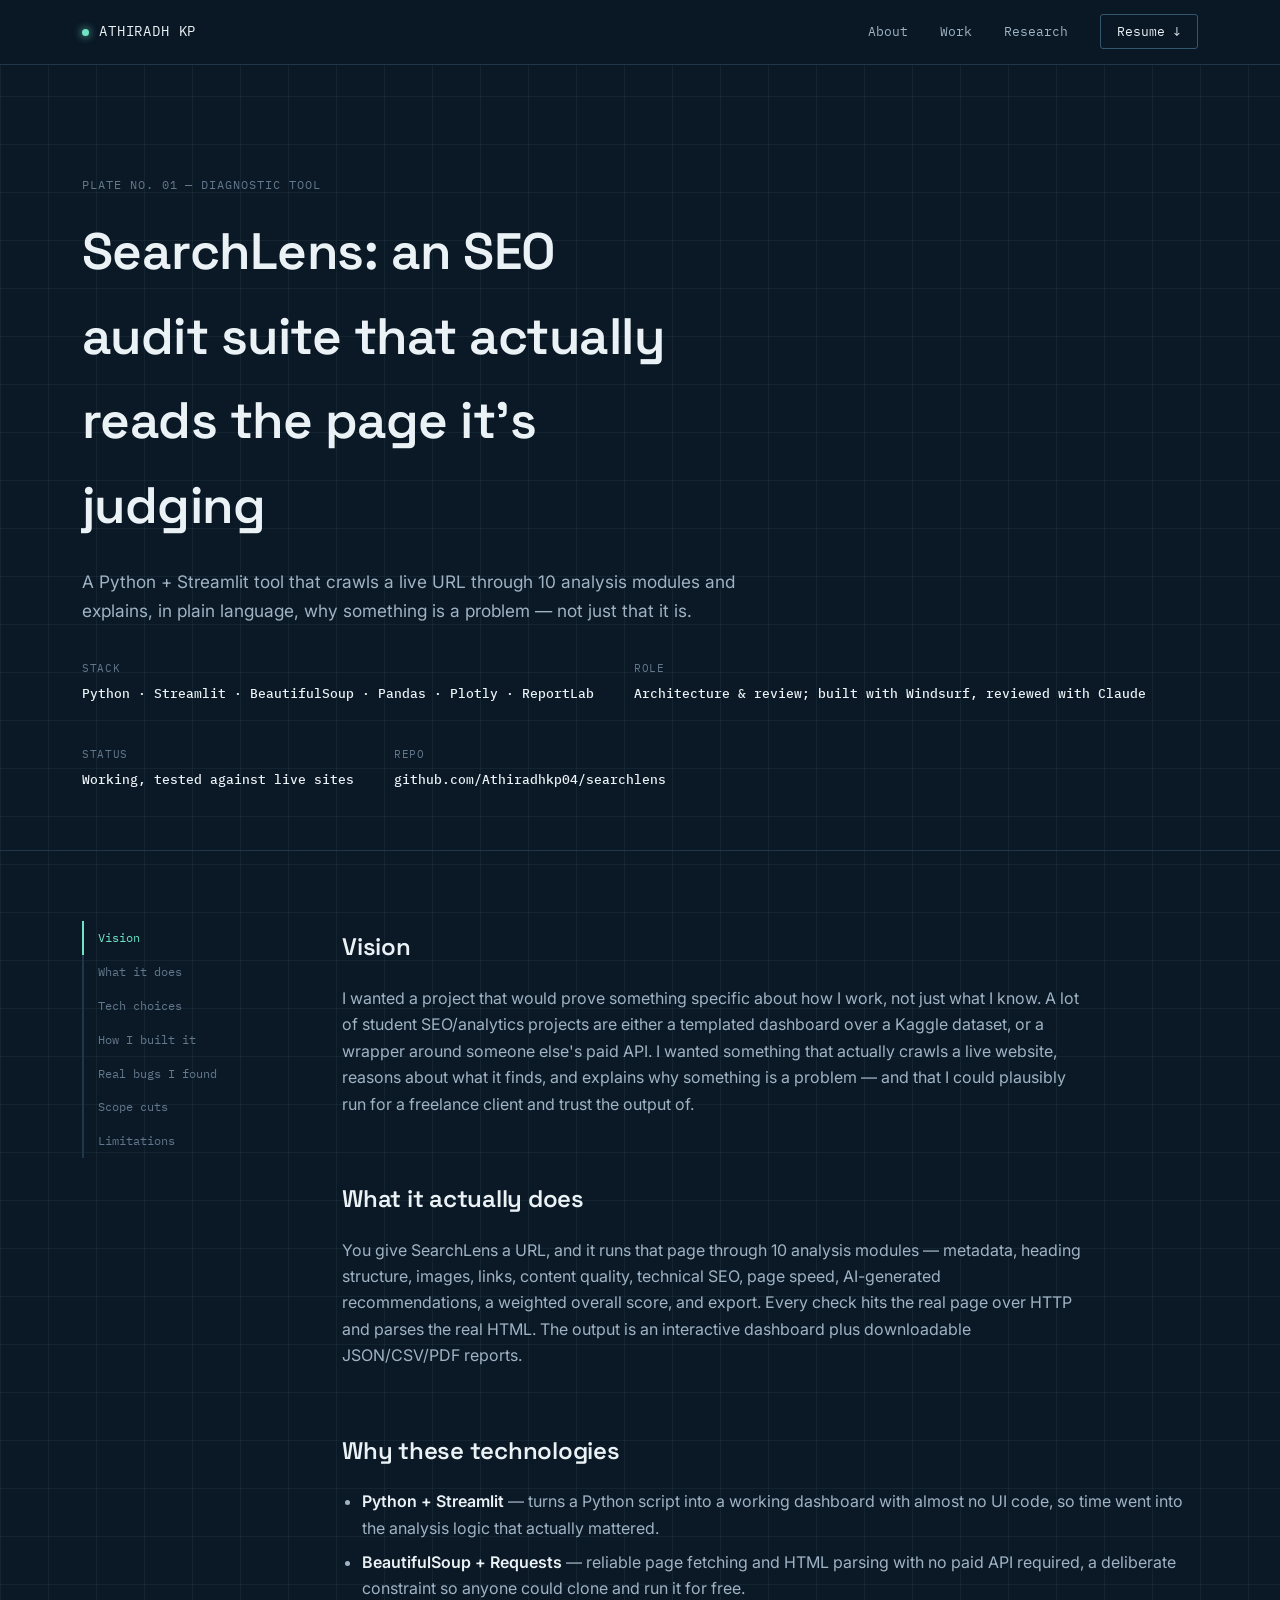
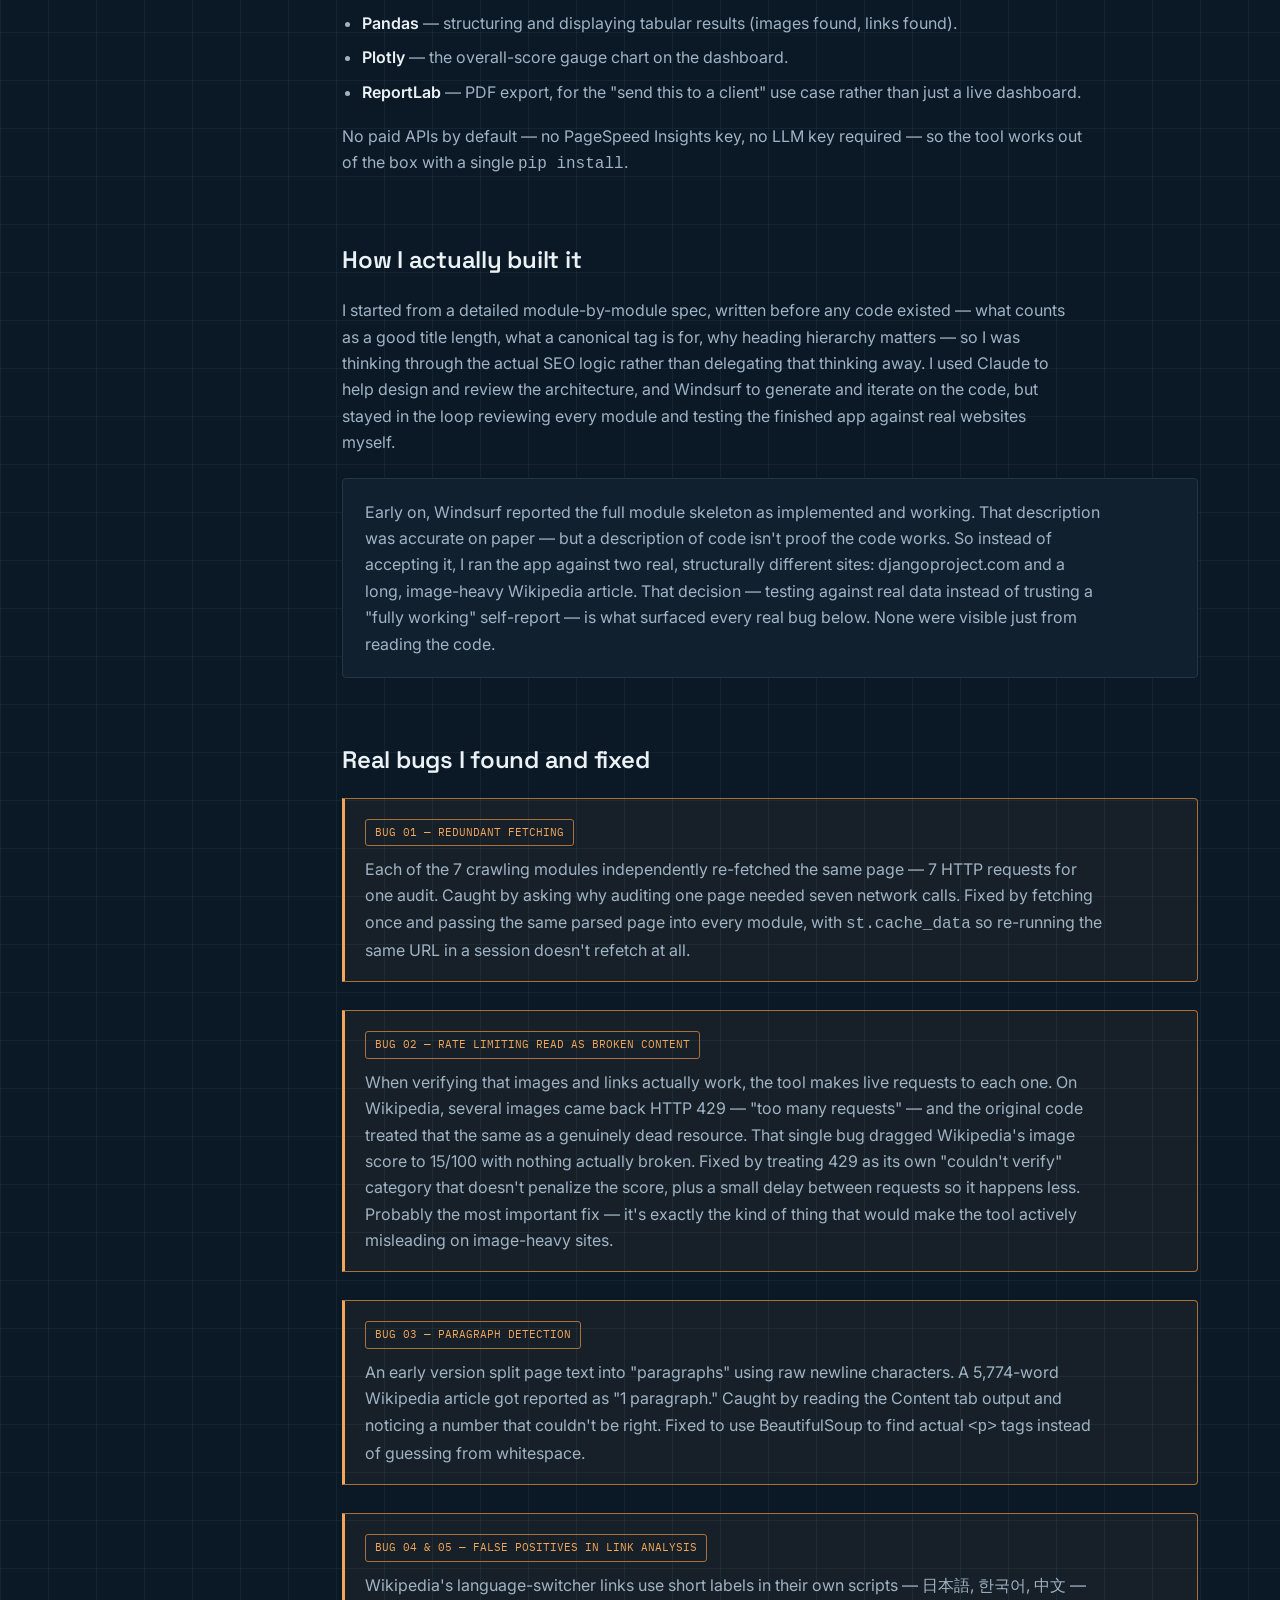
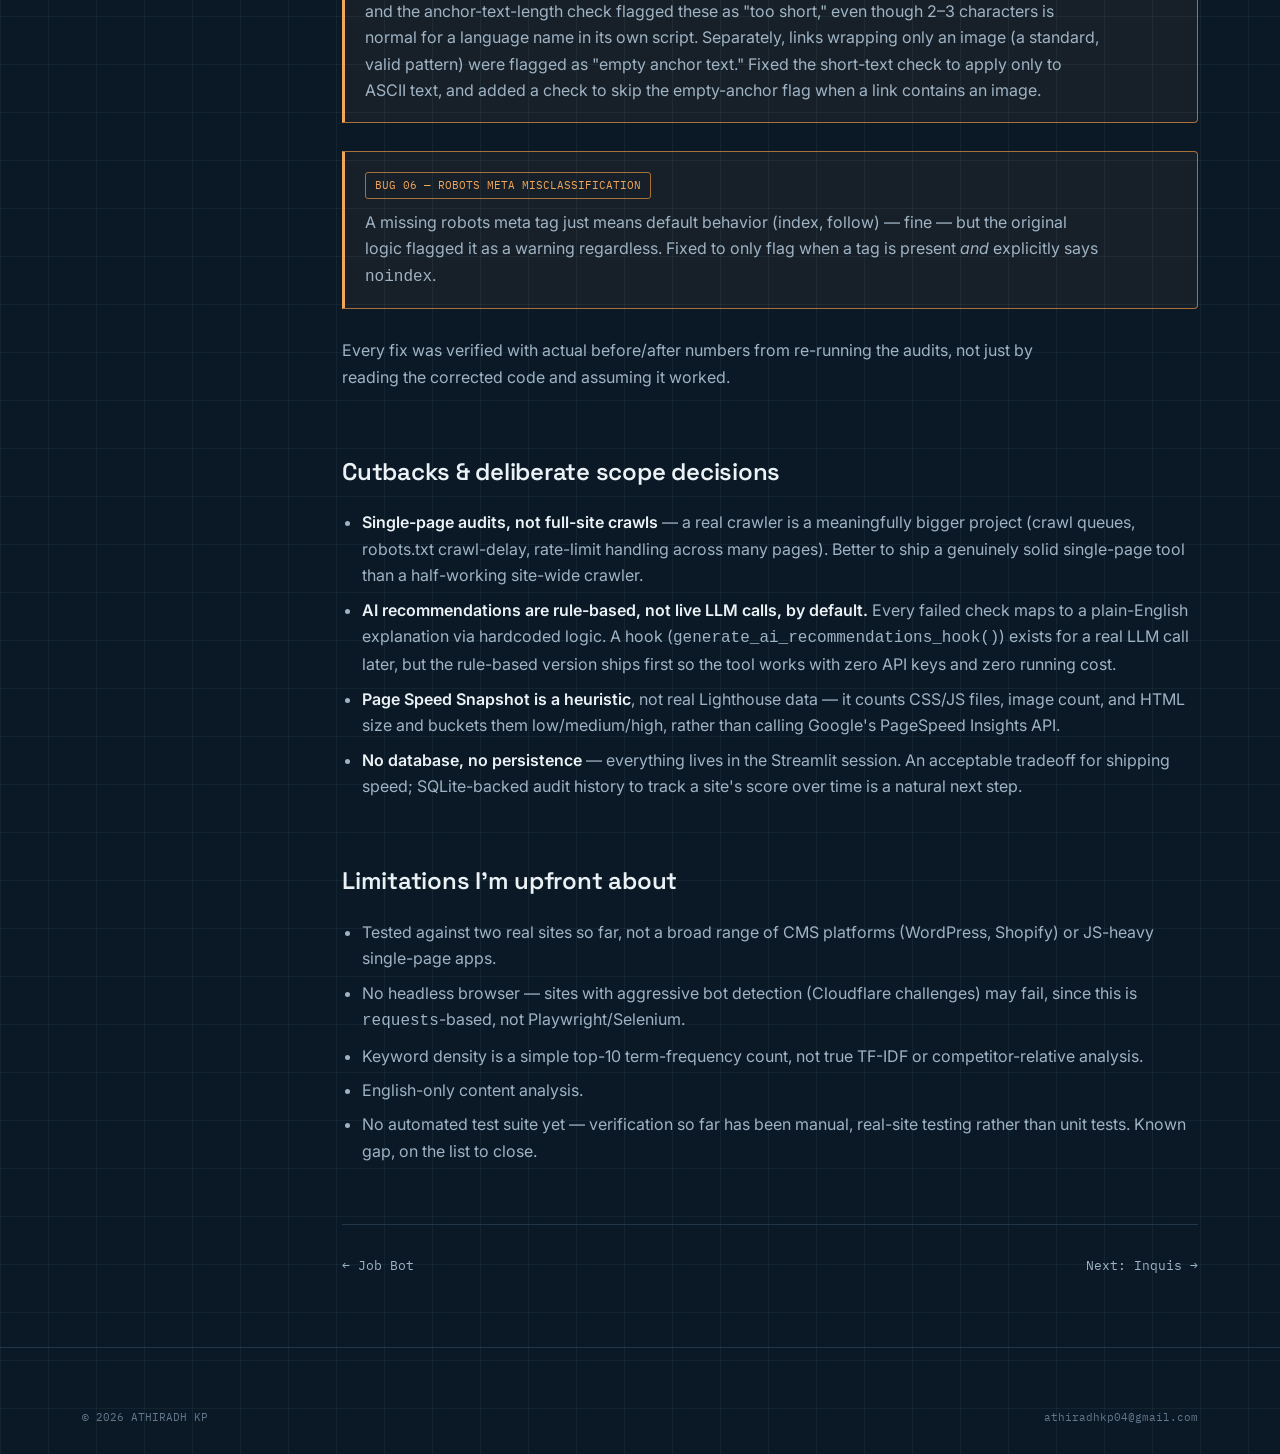
<file: work/searchlens.html>
<!DOCTYPE html>
<html lang="en">
<head>
<meta charset="UTF-8">
<meta name="viewport" content="width=device-width, initial-scale=1.0">
<title>SearchLens — Case Study | Athiradh KP</title>
<meta name="description" content="Building a 10-module SEO audit suite, and the real bugs found by testing against live websites instead of trusting 'it's done'.">
<link rel="icon" href="data:image/svg+xml,<svg xmlns='http://www.w3.org/2000/svg' viewBox='0 0 100 100'><text y='.9em' font-size='90'>🗺️</text></svg>">
<link rel="preconnect" href="https://fonts.googleapis.com">
<link rel="preconnect" href="https://fonts.gstatic.com" crossorigin>
<link href="https://fonts.googleapis.com/css2?family=Space+Grotesk:wght@500;600;700&family=IBM+Plex+Mono:wght@400;500&family=Inter:wght@400;500;600&display=swap" rel="stylesheet">
<link rel="stylesheet" href="../assets/style.css">
</head>
<body>

<nav class="topbar">
  <div class="wrap">
    <a href="../index.html" class="brand"><span class="dot"></span> ATHIRADH&nbsp;KP</a>
    <ul class="navlinks">
      <li><a href="../index.html#about">About</a></li>
      <li><a href="../index.html#work">Work</a></li>
      <li><a href="../index.html#research">Research</a></li>
      <li><a href="../assets/Athiradh_KP_Resume.pdf" class="cta" target="_blank">Resume ↓</a></li>
    </ul>
  </div>
</nav>

<section class="case-hero">
  <div class="wrap">
    <span class="plate-id">PLATE NO. 01 — DIAGNOSTIC TOOL</span>
    <h1>SearchLens: an SEO audit suite that actually reads the page it's judging</h1>
    <p class="lede">A Python + Streamlit tool that crawls a live URL through 10 analysis modules and explains, in plain language, why something is a problem — not just that it is.</p>
    <div class="case-meta-row">
      <div><span>Stack</span><strong>Python · Streamlit · BeautifulSoup · Pandas · Plotly · ReportLab</strong></div>
      <div><span>Role</span><strong>Architecture &amp; review; built with Windsurf, reviewed with Claude</strong></div>
      <div><span>Status</span><strong>Working, tested against live sites</strong></div>
      <div><span>Repo</span><strong>github.com/Athiradhkp04/searchlens</strong></div>
    </div>
  </div>
</section>

<section class="case-body">
  <div class="wrap case-layout">

    <nav class="case-toc">
      <a href="#vision">Vision</a>
      <a href="#what">What it does</a>
      <a href="#tech">Tech choices</a>
      <a href="#process">How I built it</a>
      <a href="#bugs">Real bugs I found</a>
      <a href="#scope">Scope cuts</a>
      <a href="#limits">Limitations</a>
    </nav>

    <div class="case-copy">

      <h2 id="vision">Vision</h2>
      <p>I wanted a project that would prove something specific about how I work, not just what I know. A lot of student SEO/analytics projects are either a templated dashboard over a Kaggle dataset, or a wrapper around someone else's paid API. I wanted something that actually crawls a live website, reasons about what it finds, and explains why something is a problem — and that I could plausibly run for a freelance client and trust the output of.</p>

      <h2 id="what">What it actually does</h2>
      <p>You give SearchLens a URL, and it runs that page through 10 analysis modules — metadata, heading structure, images, links, content quality, technical SEO, page speed, AI-generated recommendations, a weighted overall score, and export. Every check hits the real page over HTTP and parses the real HTML. The output is an interactive dashboard plus downloadable JSON/CSV/PDF reports.</p>

      <h2 id="tech">Why these technologies</h2>
      <ul>
        <li><strong>Python + Streamlit</strong> — turns a Python script into a working dashboard with almost no UI code, so time went into the analysis logic that actually mattered.</li>
        <li><strong>BeautifulSoup + Requests</strong> — reliable page fetching and HTML parsing with no paid API required, a deliberate constraint so anyone could clone and run it for free.</li>
        <li><strong>Pandas</strong> — structuring and displaying tabular results (images found, links found).</li>
        <li><strong>Plotly</strong> — the overall-score gauge chart on the dashboard.</li>
        <li><strong>ReportLab</strong> — PDF export, for the "send this to a client" use case rather than just a live dashboard.</li>
      </ul>
      <p>No paid APIs by default — no PageSpeed Insights key, no LLM key required — so the tool works out of the box with a single <code>pip install</code>.</p>

      <h2 id="process">How I actually built it</h2>
      <p>I started from a detailed module-by-module spec, written before any code existed — what counts as a good title length, what a canonical tag is for, why heading hierarchy matters — so I was thinking through the actual SEO logic rather than delegating that thinking away. I used Claude to help design and review the architecture, and Windsurf to generate and iterate on the code, but stayed in the loop reviewing every module and testing the finished app against real websites myself.</p>
      <div class="callout">
        <p>Early on, Windsurf reported the full module skeleton as implemented and working. That description was accurate on paper — but a description of code isn't proof the code works. So instead of accepting it, I ran the app against two real, structurally different sites: djangoproject.com and a long, image-heavy Wikipedia article. That decision — testing against real data instead of trusting a "fully working" self-report — is what surfaced every real bug below. None were visible just from reading the code.</p>
      </div>

      <h2 id="bugs">Real bugs I found and fixed</h2>

      <div class="fieldnote">
        <span class="tag">BUG 01 — REDUNDANT FETCHING</span>
        <p>Each of the 7 crawling modules independently re-fetched the same page — 7 HTTP requests for one audit. Caught by asking why auditing one page needed seven network calls. Fixed by fetching once and passing the same parsed page into every module, with <code>st.cache_data</code> so re-running the same URL in a session doesn't refetch at all.</p>
      </div>

      <div class="fieldnote">
        <span class="tag">BUG 02 — RATE LIMITING READ AS BROKEN CONTENT</span>
        <p>When verifying that images and links actually work, the tool makes live requests to each one. On Wikipedia, several images came back HTTP 429 — "too many requests" — and the original code treated that the same as a genuinely dead resource. That single bug dragged Wikipedia's image score to 15/100 with nothing actually broken. Fixed by treating 429 as its own "couldn't verify" category that doesn't penalize the score, plus a small delay between requests so it happens less. Probably the most important fix — it's exactly the kind of thing that would make the tool actively misleading on image-heavy sites.</p>
      </div>

      <div class="fieldnote">
        <span class="tag">BUG 03 — PARAGRAPH DETECTION</span>
        <p>An early version split page text into "paragraphs" using raw newline characters. A 5,774-word Wikipedia article got reported as "1 paragraph." Caught by reading the Content tab output and noticing a number that couldn't be right. Fixed to use BeautifulSoup to find actual <code>&lt;p&gt;</code> tags instead of guessing from whitespace.</p>
      </div>

      <div class="fieldnote">
        <span class="tag">BUG 04 &amp; 05 — FALSE POSITIVES IN LINK ANALYSIS</span>
        <p>Wikipedia's language-switcher links use short labels in their own scripts — 日本語, 한국어, 中文 — and the anchor-text-length check flagged these as "too short," even though 2–3 characters is normal for a language name in its own script. Separately, links wrapping only an image (a standard, valid pattern) were flagged as "empty anchor text." Fixed the short-text check to apply only to ASCII text, and added a check to skip the empty-anchor flag when a link contains an image.</p>
      </div>

      <div class="fieldnote">
        <span class="tag">BUG 06 — ROBOTS META MISCLASSIFICATION</span>
        <p>A missing robots meta tag just means default behavior (index, follow) — fine — but the original logic flagged it as a warning regardless. Fixed to only flag when a tag is present <em>and</em> explicitly says <code>noindex</code>.</p>
      </div>

      <p>Every fix was verified with actual before/after numbers from re-running the audits, not just by reading the corrected code and assuming it worked.</p>

      <h2 id="scope">Cutbacks &amp; deliberate scope decisions</h2>
      <ul>
        <li><strong>Single-page audits, not full-site crawls</strong> — a real crawler is a meaningfully bigger project (crawl queues, robots.txt crawl-delay, rate-limit handling across many pages). Better to ship a genuinely solid single-page tool than a half-working site-wide crawler.</li>
        <li><strong>AI recommendations are rule-based, not live LLM calls, by default.</strong> Every failed check maps to a plain-English explanation via hardcoded logic. A hook (<code>generate_ai_recommendations_hook()</code>) exists for a real LLM call later, but the rule-based version ships first so the tool works with zero API keys and zero running cost.</li>
        <li><strong>Page Speed Snapshot is a heuristic</strong>, not real Lighthouse data — it counts CSS/JS files, image count, and HTML size and buckets them low/medium/high, rather than calling Google's PageSpeed Insights API.</li>
        <li><strong>No database, no persistence</strong> — everything lives in the Streamlit session. An acceptable tradeoff for shipping speed; SQLite-backed audit history to track a site's score over time is a natural next step.</li>
      </ul>

      <h2 id="limits">Limitations I'm upfront about</h2>
      <ul>
        <li>Tested against two real sites so far, not a broad range of CMS platforms (WordPress, Shopify) or JS-heavy single-page apps.</li>
        <li>No headless browser — sites with aggressive bot detection (Cloudflare challenges) may fail, since this is <code>requests</code>-based, not Playwright/Selenium.</li>
        <li>Keyword density is a simple top-10 term-frequency count, not true TF-IDF or competitor-relative analysis.</li>
        <li>English-only content analysis.</li>
        <li>No automated test suite yet — verification so far has been manual, real-site testing rather than unit tests. Known gap, on the list to close.</li>
      </ul>

      <div class="case-nav">
        <a href="jobbot.html">← Job Bot</a>
        <a href="inquis.html">Next: Inquis →</a>
      </div>

    </div>
  </div>
</section>

<footer>
  <div class="wrap foot-bottom">
    <span>© 2026 ATHIRADH KP</span>
    <a href="mailto:athiradhkp04@gmail.com">athiradhkp04@gmail.com</a>
  </div>
</footer>

<script src="../assets/script.js"></script>
</body>
</html>
</file>
<file: assets/style.css>
/* ============================================================
   ATHIRADH KP — PORTFOLIO
   Design concept: engineering blueprint / schematic plate.
   The subject builds pipelines (scrape -> filter -> dedup ->
   rank -> notify) and the design borrows the visual language of
   a drafting table: grid paper, plate numbers, revision marks,
   and pipe-and-node diagrams.
   ============================================================ */

:root{
  --bg: #0b1826;
  --bg-panel: #10202f;
  --bg-panel-raised: #142a3d;
  --grid-line: rgba(129, 209, 197, 0.07);
  --grid-line-strong: rgba(129, 209, 197, 0.14);
  --border: #22364a;
  --border-bright: #33566f;
  --accent: #6fe3c4;
  --accent-dim: #3f8f7f;
  --accent-warm: #f2a65a;
  --accent-warm-dim: #a9713a;
  --text: #eaf2f5;
  --text-muted: #9fb3c4;
  --text-dim: #63788c;
  --mono: 'IBM Plex Mono', ui-monospace, SFMono-Regular, Menlo, monospace;
  --display: 'Space Grotesk', 'Inter', sans-serif;
  --body: 'Inter', -apple-system, BlinkMacSystemFont, sans-serif;
  --radius: 3px;
  --max: 1180px;
}

*{ margin:0; padding:0; box-sizing:border-box; }

html{ scroll-behavior:smooth; }

body{
  background:
    linear-gradient(var(--grid-line) 1px, transparent 1px) 0 0/48px 48px,
    linear-gradient(90deg, var(--grid-line) 1px, transparent 1px) 0 0/48px 48px,
    var(--bg);
  color: var(--text);
  font-family: var(--body);
  font-size: 16px;
  line-height: 1.65;
  -webkit-font-smoothing: antialiased;
}

::selection{ background: var(--accent); color: #06141f; }

a{ color: inherit; text-decoration:none; }

img{ max-width:100%; display:block; }

.wrap{ max-width: var(--max); margin: 0 auto; padding: 0 32px; }

@media (max-width: 640px){ .wrap{ padding: 0 20px; } }

/* ---------- typography ---------- */

h1,h2,h3,h4{ font-family: var(--display); font-weight: 600; letter-spacing: -0.01em; color: var(--text); }

.eyebrow{
  font-family: var(--mono);
  font-size: 12.5px;
  letter-spacing: 0.14em;
  text-transform: uppercase;
  color: var(--accent);
  display: flex;
  align-items: center;
  gap: 10px;
  margin-bottom: 14px;
}
.eyebrow::before{
  content: '';
  width: 18px; height: 1px;
  background: var(--accent);
  display: inline-block;
}

.plate-id{
  font-family: var(--mono);
  font-size: 12px;
  color: var(--text-dim);
  letter-spacing: 0.08em;
}

p.lede{ color: var(--text-muted); font-size: 1.08rem; max-width: 62ch; }

/* ---------- nav ---------- */

.topbar{
  position: fixed; top:0; left:0; right:0; z-index: 100;
  background: rgba(11,24,38,0.86);
  backdrop-filter: blur(10px);
  border-bottom: 1px solid var(--border);
}
.topbar .wrap{
  display:flex; align-items:center; justify-content:space-between;
  height: 64px;
}
.brand{
  font-family: var(--mono); font-size: 14px; letter-spacing: 0.06em;
  display:flex; align-items:center; gap:10px; color: var(--text);
}
.brand .dot{ width:7px; height:7px; border-radius:50%; background: var(--accent); box-shadow: 0 0 8px var(--accent); }
.navlinks{ display:flex; gap:32px; list-style:none; font-family: var(--mono); font-size: 13px; }
.navlinks a{ color: var(--text-muted); transition: color .2s; position:relative; }
.navlinks a:hover{ color: var(--accent); }
.navlinks .cta{
  border: 1px solid var(--border-bright);
  padding: 8px 16px;
  border-radius: var(--radius);
  color: var(--text);
}
.navlinks .cta:hover{ border-color: var(--accent); color: var(--accent); }
.navtoggle{ display:none; }

@media (max-width: 760px){
  .navlinks{ display:none; }
}

/* ---------- buttons ---------- */

.btn{
  font-family: var(--mono);
  font-size: 13px;
  letter-spacing: 0.03em;
  padding: 13px 22px;
  border-radius: var(--radius);
  display: inline-flex;
  align-items: center;
  gap: 8px;
  border: 1px solid var(--border-bright);
  transition: all .2s ease;
  cursor: pointer;
  background: transparent;
}
.btn-primary{ background: var(--accent); color: #06141f; border-color: var(--accent); font-weight:600; }
.btn-primary:hover{ background: #85ecd0; transform: translateY(-2px); box-shadow: 0 8px 24px rgba(111,227,196,0.25); }
.btn-ghost{ color: var(--text); }
.btn-ghost:hover{ border-color: var(--accent); color: var(--accent); transform: translateY(-2px); }
.btn-arrow{ transition: transform .2s; }
.btn:hover .btn-arrow{ transform: translateX(3px); }

/* ---------- section shell ---------- */

section{ padding: 120px 0; position: relative; }
section.tight{ padding: 90px 0; }
.section-head{ display:flex; justify-content:space-between; align-items:flex-end; gap: 40px; margin-bottom: 56px; flex-wrap:wrap; }
.section-head h2{ font-size: clamp(1.7rem, 3vw, 2.4rem); }
.section-head .note{ font-family: var(--mono); font-size:12.5px; color: var(--text-dim); max-width: 34ch; text-align:right; }
@media (max-width:640px){ .section-head .note{ text-align:left; } }

hr.hair{ border:0; border-top: 1px solid var(--border); margin: 0; }

/* ---------- hero ---------- */

#hero{ padding-top: 190px; padding-bottom: 90px; }
.hero-grid{ display:grid; grid-template-columns: 1.1fr 0.9fr; gap: 60px; align-items:center; }
@media (max-width: 900px){ .hero-grid{ grid-template-columns: 1fr; } }

.hero-name{ font-size: clamp(2.6rem, 6vw, 4.4rem); line-height: 1.02; margin: 10px 0 20px; }
.hero-name .accent{ color: var(--accent); }

.hero-tagline{ color: var(--text-muted); font-size: 1.15rem; max-width: 52ch; margin-bottom: 34px; }

.hero-actions{ display:flex; gap:16px; flex-wrap:wrap; margin-bottom: 46px; }

.hero-meta{ display:flex; gap: 28px; flex-wrap:wrap; font-family: var(--mono); font-size: 12.5px; color: var(--text-dim); }
.hero-meta span{ color: var(--accent); }

/* schematic pipeline diagram */
.schematic{
  background: var(--bg-panel);
  border: 1px solid var(--border);
  border-radius: 6px;
  padding: 28px 20px 22px;
  position: relative;
  overflow: hidden;
}
.schematic::before{
  content: 'FIG. 01 — DISCOVERY PIPELINE';
  position:absolute; top:12px; left:20px;
  font-family: var(--mono); font-size: 10.5px; letter-spacing:0.1em;
  color: var(--text-dim);
}
.schem-nodes{ margin-top: 30px; display:flex; flex-direction:column; gap: 0; }
.schem-node{
  display:flex; align-items:center; gap: 14px;
  padding: 14px 4px;
  position: relative;
}
.schem-node .idx{
  font-family: var(--mono); font-size: 11px; color: var(--text-dim);
  width: 22px; flex-shrink:0;
}
.schem-node .box{
  border: 1px solid var(--border-bright);
  border-radius: 3px;
  padding: 10px 14px;
  font-family: var(--mono);
  font-size: 12.5px;
  color: var(--text);
  background: var(--bg-panel-raised);
  flex: 1;
  display:flex;
  justify-content:space-between;
  align-items:center;
}
.schem-node .box small{ color: var(--text-dim); font-size: 10.5px; }
.schem-node:not(:last-child) .pipe{
  position:absolute; left: 33px; bottom:-1px;
  width:1px; height: 18px;
  background: repeating-linear-gradient(180deg, var(--accent) 0 4px, transparent 4px 8px);
  animation: flow 1.2s linear infinite;
}
@keyframes flow{ to{ background-position-y: -16px; } }
.schem-node.active .box{ border-color: var(--accent); box-shadow: inset 0 0 0 1px rgba(111,227,196,0.25); }
.schem-node.active .dotpulse{ background: var(--accent); box-shadow: 0 0 8px var(--accent); }
.dotpulse{ width:6px; height:6px; border-radius:50%; background: var(--text-dim); flex-shrink:0; margin-left:8px; }

/* ---------- work grid ---------- */

.work-grid{ display:grid; grid-template-columns: repeat(3, 1fr); gap: 24px; }
@media (max-width: 980px){ .work-grid{ grid-template-columns: 1fr; } }

.plate{
  border: 1px solid var(--border);
  background: var(--bg-panel);
  border-radius: 5px;
  padding: 26px 24px 24px;
  display:flex; flex-direction:column;
  transition: border-color .25s, transform .25s;
  position: relative;
}
.plate:hover{ border-color: var(--border-bright); transform: translateY(-4px); }
.plate-head{ display:flex; justify-content:space-between; align-items:flex-start; margin-bottom: 18px; }
.plate h3{ font-size: 1.3rem; margin-top: 6px; }
.plate .status{
  font-family: var(--mono); font-size: 10px; letter-spacing:0.08em;
  color: var(--accent); border:1px solid var(--accent-dim); border-radius: 20px;
  padding: 3px 9px; white-space:nowrap;
}
.plate p{ color: var(--text-muted); font-size: 0.94rem; margin-bottom: 20px; flex:1; }
.tagrow{ display:flex; flex-wrap:wrap; gap:8px; margin-bottom: 22px; }
.tag{ font-family: var(--mono); font-size: 10.5px; color: var(--text-muted); border:1px solid var(--border); padding: 4px 9px; border-radius: 3px; }
.plate-links{ display:flex; gap:14px; align-items:center; font-family: var(--mono); font-size:12.5px; }
.plate-links a{ color: var(--text); display:flex; align-items:center; gap:6px; }
.plate-links a:hover{ color: var(--accent); }
.plate-links a.secondary{ color: var(--text-dim); }

/* ---------- spec sheet (skills) ---------- */

.spec-table{ width:100%; border-collapse: collapse; }
.spec-table tr{ border-top: 1px solid var(--border); }
.spec-table tr:last-child{ border-bottom: 1px solid var(--border); }
.spec-table td{ padding: 18px 14px; vertical-align: top; }
.spec-table td:first-child{
  font-family: var(--mono); font-size: 12px; color: var(--accent); letter-spacing:0.06em;
  width: 220px; white-space: nowrap; text-transform: uppercase;
}
.spec-table td:last-child{ color: var(--text-muted); font-size: 0.95rem; }
@media (max-width: 640px){
  .spec-table td:first-child{ white-space: normal; width: 40%; }
}

/* ---------- about ---------- */

.about-grid{ display:grid; grid-template-columns: 1fr 1fr; gap: 60px; }
@media (max-width: 900px){ .about-grid{ grid-template-columns: 1fr; gap: 40px; } }
.about-grid p{ color: var(--text-muted); margin-bottom: 18px; }
.about-grid p:first-child{ color: var(--text); font-size: 1.08rem; }

.credential{
  display:flex; justify-content:space-between; gap: 16px;
  padding: 14px 0; border-top: 1px solid var(--border);
  font-size: 0.92rem;
}
.credential:last-child{ border-bottom: 1px solid var(--border); }
.credential .name{ color: var(--text); }
.credential .meta{ color: var(--text-dim); font-family: var(--mono); font-size: 11.5px; text-align: right; white-space:nowrap; }

/* ---------- research ---------- */

.research-card{
  border: 1px solid var(--border); border-radius: 5px; background: var(--bg-panel);
  padding: 30px 28px; display:grid; grid-template-columns: auto 1fr; gap: 28px; align-items:start;
}
@media (max-width:640px){ .research-card{ grid-template-columns:1fr; } }
.research-card .badge{
  font-family: var(--mono); font-size:11px; color:var(--accent-warm);
  border:1px solid var(--accent-warm-dim); border-radius:3px; padding:6px 10px; white-space:nowrap;
}

/* ---------- footer / contact ---------- */

footer{ border-top: 1px solid var(--border); padding: 60px 0 34px; }
.contact-row{ display:flex; justify-content:space-between; align-items:flex-end; flex-wrap:wrap; gap: 30px; margin-bottom: 50px; }
.contact-links{ display:flex; flex-direction:column; gap:10px; font-family: var(--mono); font-size: 14px; }
.contact-links a{ color: var(--text-muted); }
.contact-links a:hover{ color: var(--accent); }
.foot-bottom{ display:flex; justify-content:space-between; flex-wrap:wrap; gap:10px; font-family: var(--mono); font-size:11px; color: var(--text-dim); }

/* ---------- case study pages ---------- */

.case-hero{ padding-top: 170px; padding-bottom: 60px; border-bottom: 1px solid var(--border); }
.case-hero h1{ font-size: clamp(2.1rem, 4.4vw, 3.2rem); margin: 14px 0 20px; max-width: 18ch; }
.case-meta-row{ display:flex; gap: 40px; flex-wrap:wrap; margin-top: 34px; font-family: var(--mono); font-size:12px; }
.case-meta-row div span{ display:block; color: var(--text-dim); margin-bottom: 6px; font-size:11px; letter-spacing:0.06em; text-transform:uppercase; }
.case-meta-row div strong{ color: var(--text); font-weight:500; font-size: 13px; }

.case-body{ padding: 70px 0; }
.case-layout{ display:grid; grid-template-columns: 200px 1fr; gap: 60px; }
@media (max-width: 860px){ .case-layout{ grid-template-columns: 1fr; } }

.case-toc{ position:sticky; top: 100px; align-self:start; font-family: var(--mono); font-size:12px; }
.case-toc a{ display:block; color: var(--text-dim); padding: 7px 0; border-left: 2px solid var(--border); padding-left: 14px; transition: all .2s; }
.case-toc a:hover, .case-toc a.active{ color: var(--accent); border-left-color: var(--accent); }
@media (max-width:860px){ .case-toc{ display:flex; flex-wrap:wrap; gap:10px; position:static; } .case-toc a{ border-left:none; border:1px solid var(--border); border-radius:20px; padding:6px 12px; } }

.case-copy h2{ font-size: 1.5rem; margin: 56px 0 18px; padding-top: 6px; }
.case-copy h2:first-child{ margin-top:0; }
.case-copy h3{ font-size: 1.1rem; margin: 30px 0 12px; color: var(--accent); }
.case-copy p{ color: var(--text-muted); margin-bottom: 16px; max-width: 74ch; }
.case-copy ul{ color: var(--text-muted); margin: 0 0 18px 20px; }
.case-copy li{ margin-bottom: 8px; }
.case-copy strong{ color: var(--text); font-weight: 600; }

/* field note / bug annotation block */
.fieldnote{
  border: 1px solid var(--accent-warm-dim);
  border-left: 3px solid var(--accent-warm);
  background: rgba(242,166,90,0.05);
  border-radius: 0 4px 4px 0;
  padding: 18px 20px;
  margin: 18px 0 28px;
}
.fieldnote .tag{ color: var(--accent-warm); border-color: var(--accent-warm-dim); margin-bottom: 10px; display:inline-block; }
.fieldnote p{ color: var(--text-muted); margin-bottom: 0; }
.fieldnote p + p{ margin-top: 10px; }

.callout{
  border: 1px solid var(--border); background: var(--bg-panel);
  border-radius: 4px; padding: 20px 22px; margin: 22px 0;
}
.callout p{ margin-bottom:0; }

.diagram-list{ background: var(--bg-panel); border:1px solid var(--border); border-radius:5px; padding: 22px 24px; margin: 20px 0 28px; }
.diagram-list div{ font-family: var(--mono); font-size: 12.5px; padding: 9px 0; border-top: 1px dashed var(--border); display:flex; gap:14px; }
.diagram-list div:first-child{ border-top:none; }
.diagram-list div .arrow{ color: var(--accent); }
.diagram-list div span.desc{ color: var(--text-dim); font-family: var(--body); }

.case-nav{ display:flex; justify-content:space-between; border-top:1px solid var(--border); margin-top:60px; padding-top: 30px; font-family: var(--mono); font-size:13px; }
.case-nav a{ color: var(--text-muted); }
.case-nav a:hover{ color: var(--accent); }

/* reveal on scroll */
.reveal{ opacity:0; transform: translateY(16px); transition: opacity .6s ease, transform .6s ease; }
.reveal.in{ opacity:1; transform:none; }

@media (prefers-reduced-motion: reduce){
  .reveal{ opacity:1; transform:none; transition:none; }
  .schem-node .pipe{ animation:none; }
  html{ scroll-behavior:auto; }
}
</file>
